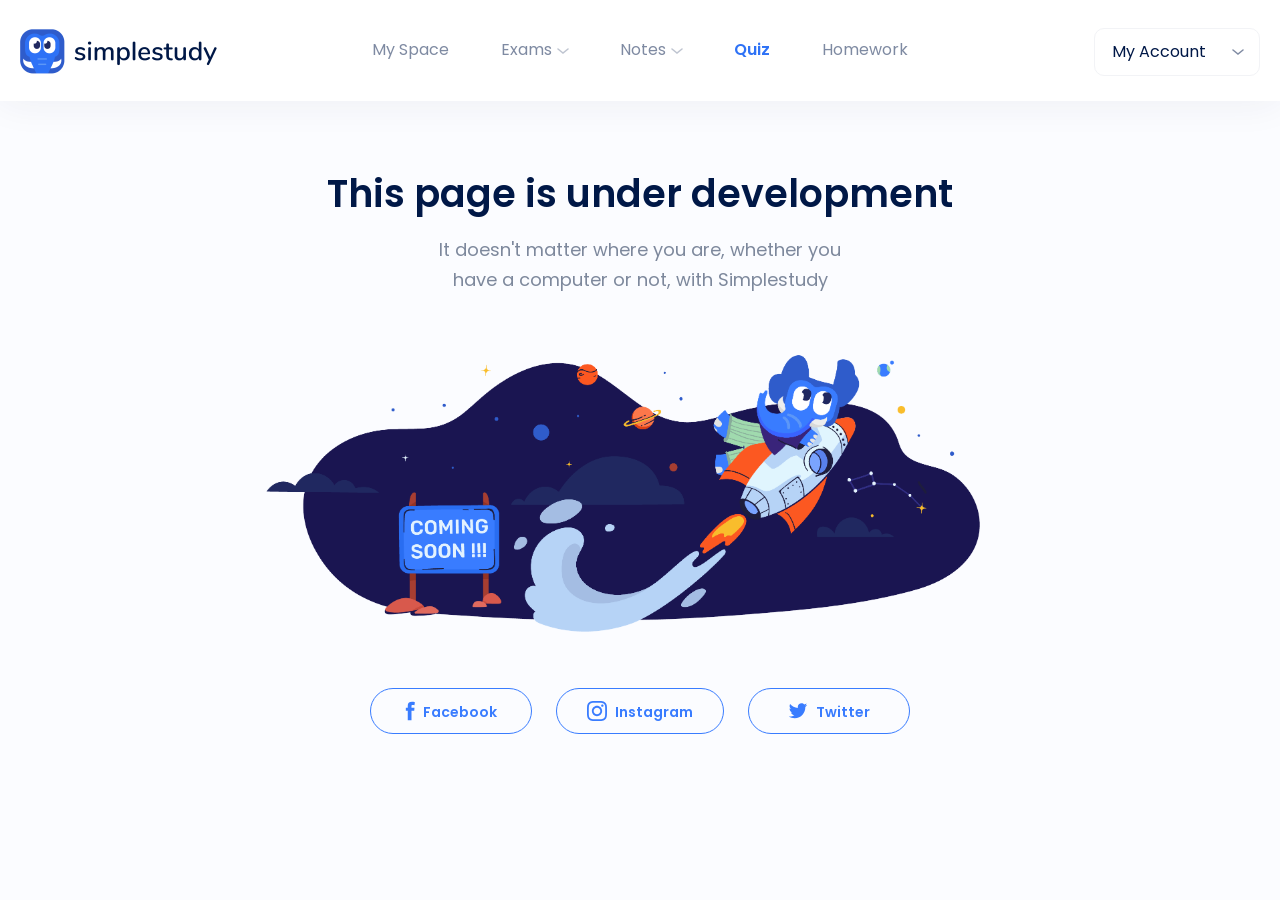
<file: index.html>
<!DOCTYPE html><html><head>	<title>Quiz</title>    <meta charset="UTF-8">    <meta name="viewport" content="width=device-width, initial-scale=1.0">  <script src="https://code.jquery.com/jquery-3.5.1.min.js" integrity="sha256-9/aliU8dGd2tb6OSsuzixeV4y/faTqgFtohetphbbj0=" crossorigin="anonymous"></script>  <link rel="stylesheet" href="css/quiz_page1.css"></head><body><div class="navbar">	<div class="wrapper">		<div class="placeforlogo">			<a href=""><img src="img/logo.png" alt=""></a>			<div class="lines">				<div class="line"></div>				<div class="line"></div>			</div>		</div>		<div class="formenu_phone">			<div class="center_links">				<ul>					<li>						<a href="" class="link">My Space</a>					</li>					<li class="dropdown_quiz">						<a href="" class="link">Exams <img src="img/arrow_dwn.svg" alt=""></a>						<div class="sub_navbar">							<ul>								<li><a href="">Past Papers</a></li>								<li><a href="">Timed practice</a></li>								<li><a href="">Exam Builder</a></li>							</ul>						</div>					</li>					<li class="dropdown_quiz">						<a href="" class="link">Notes <img src="img/arrow_dwn.svg" alt=""></a>						<div class="sub_navbar">							<ul>								<li><a href="">Study Notes</a></li>								<li><a href="">Essay Bank</a></li>								<li><a href="">Mindmaps</a></li>							</ul>						</div>					</li>					<li>						<a href="" class="activea link">Quiz</a>					</li>					<li>						<a href="" class="link">Homework</a>					</li>				</ul>			</div>			<div class="right_link">				<ul>					<li id="options_active">						<a href="" class="btn">My Account <img src="img/arrow_dwn.svg" alt=""></a>						<div class="myacc_options">							<ul>								<li><a href="">link 1</a></li>								<li><a href="">Settings</a></li>								<li><a href="">Log out</a></li>							</ul>						</div>					</li>				</ul>			</div>		</div>	</div></div><div class="quiz_s1">	<div class="wrapper">		<h1>This page is under development</h1>		<p>It doesn't matter where you are, whether you have a computer or not, with Simplestudy</p>		<img src="img/quiz_img1.png" class="quiz_img1" alt="">		<ul>			<li><a href="">				<svg width="10" height="20" viewBox="0 0 10 20" fill="none" xmlns="http://www.w3.org/2000/svg">				<path fill-rule="evenodd" clip-rule="evenodd" d="M9.42984 4.13215C8.9104 4.02826 8.20884 3.95065 7.76762 3.95065C6.57291 3.95065 6.4953 4.47009 6.4953 5.30121V6.78071H9.48179L9.22146 9.84543H6.4953V19.1673H2.75592V9.84543H0.833984V6.78071H2.75592V4.88504C2.75592 2.28843 3.97631 0.833984 7.04041 0.833984C8.10496 0.833984 8.88412 0.989818 9.89673 1.1976L9.42984 4.13215Z" class="blue"/>				</svg>				Facebook			</a></li>			<li><a href="">				<svg width="20" height="20" viewBox="0 0 20 20" fill="none" xmlns="http://www.w3.org/2000/svg">				<path d="M10 1.80179C12.6701 1.80179 12.9864 1.81199 14.0408 1.8601C15.0158 1.90456 15.5453 2.06747 15.8977 2.20442C16.3645 2.38582 16.6976 2.60252 17.0475 2.95243C17.3975 3.30238 17.6142 3.6355 17.7956 4.10227C17.9325 4.45464 18.0954 4.98413 18.1399 5.95912C18.188 7.01357 18.1982 7.32986 18.1982 9.99994C18.1982 12.6701 18.188 12.9863 18.1399 14.0408C18.0954 15.0158 17.9325 15.5453 17.7956 15.8976C17.6142 16.3644 17.3975 16.6975 17.0475 17.0474C16.6976 17.3974 16.3645 17.6141 15.8977 17.7955C15.5453 17.9324 15.0158 18.0954 14.0408 18.1398C12.9865 18.1879 12.6703 18.1981 10 18.1981C7.32969 18.1981 7.01348 18.1879 5.95914 18.1398C4.98415 18.0954 4.45466 17.9324 4.10228 17.7955C3.63551 17.6141 3.30239 17.3974 2.95248 17.0474C2.60257 16.6975 2.38583 16.3644 2.20442 15.8976C2.06748 15.5453 1.90457 15.0158 1.86011 14.0408C1.812 12.9863 1.8018 12.6701 1.8018 9.99994C1.8018 7.32986 1.812 7.01357 1.86011 5.95912C1.90457 4.98413 2.06748 4.45464 2.20442 4.10227C2.38583 3.6355 2.60253 3.30238 2.95248 2.95247C3.30239 2.60252 3.63551 2.38582 4.10228 2.20442C4.45466 2.06747 4.98415 1.90456 5.95914 1.8601C7.0136 1.81199 7.32989 1.80179 10 1.80179ZM10 0C7.28416 0 6.94361 0.0115115 5.87701 0.0601775C4.81263 0.108724 4.08569 0.277785 3.44962 0.524965C2.79203 0.780521 2.23435 1.12245 1.67839 1.67838C1.12246 2.23435 0.780523 2.79202 0.525006 3.44961C0.277786 4.08568 0.108725 4.81261 0.0601777 5.87699C0.0115116 6.94359 0 7.28413 0 9.99994C0 12.7158 0.0115116 13.0563 0.0601777 14.1229C0.108725 15.1873 0.277786 15.9142 0.525006 16.5503C0.780523 17.2079 1.12246 17.7656 1.67839 18.3215C2.23435 18.8775 2.79203 19.2194 3.44962 19.4749C4.08569 19.7221 4.81263 19.8912 5.87701 19.9397C6.94361 19.9884 7.28416 19.9999 10 19.9999C12.7158 19.9999 13.0564 19.9884 14.123 19.9397C15.1874 19.8912 15.9143 19.7221 16.5504 19.4749C17.208 19.2194 17.7656 18.8775 18.3216 18.3215C18.8775 17.7656 19.2195 17.2079 19.475 16.5503C19.7222 15.9142 19.8913 15.1873 19.9398 14.1229C19.9885 13.0563 20 12.7158 20 9.99994C20 7.28413 19.9885 6.94359 19.9398 5.87699C19.8913 4.81261 19.7222 4.08568 19.475 3.44961C19.2195 2.79202 18.8775 2.23435 18.3216 1.67838C17.7656 1.12245 17.208 0.780521 16.5504 0.524965C15.9143 0.277785 15.1874 0.108724 14.123 0.0601775C13.0564 0.0115115 12.7158 0 10 0Z" class="blue"/>				<path d="M10.0043 4.86914C7.1682 4.86914 4.86914 7.16819 4.86914 10.0042C4.86914 12.8403 7.1682 15.1394 10.0043 15.1394C12.8403 15.1394 15.1394 12.8403 15.1394 10.0042C15.1394 7.16819 12.8403 4.86914 10.0043 4.86914ZM10.0043 13.3376C8.16331 13.3376 6.67094 11.8452 6.67094 10.0042C6.67094 8.1633 8.16331 6.67093 10.0043 6.67093C11.8452 6.67093 13.3376 8.1633 13.3376 10.0042C13.3376 11.8452 11.8452 13.3376 10.0043 13.3376Z" class="blue"/>				<path d="M16.5445 4.66389C16.5445 5.32659 16.0073 5.86387 15.3445 5.86387C14.6818 5.86387 14.1445 5.32659 14.1445 4.66389C14.1445 4.00114 14.6818 3.46387 15.3445 3.46387C16.0073 3.46387 16.5445 4.00114 16.5445 4.66389Z" class="blue"/>				</svg>				Instagram			</a></li>			<li><a href="">				<svg width="20" height="16" viewBox="0 0 20 16" fill="none" xmlns="http://www.w3.org/2000/svg">				<path fill-rule="evenodd" clip-rule="evenodd" d="M19.1693 2.1073C18.4953 2.40672 17.7699 2.60837 17.0091 2.69942C17.7858 2.23379 18.3822 1.49684 18.6627 0.61873C17.9367 1.05015 17.1307 1.3624 16.2746 1.53167C15.5884 0.800831 14.6101 0.34375 13.5291 0.34375C11.4521 0.34375 9.76795 2.02786 9.76795 4.10489C9.76795 4.39942 9.80156 4.68663 9.86572 4.96222C6.73949 4.80578 3.96828 3.30805 2.11307 1.03243C1.78921 1.58789 1.60405 2.2338 1.60405 2.92308C1.60405 4.22772 2.26706 5.37897 3.27716 6.0536C2.65998 6.03404 2.08069 5.86477 1.57289 5.58307V5.63012C1.57289 7.45294 2.87019 8.97268 4.58974 9.31915C4.27443 9.4047 3.94201 9.45115 3.5992 9.45115C3.3566 9.45115 3.12073 9.42731 2.89097 9.38331C3.36943 10.8774 4.75901 11.9651 6.40462 11.9956C5.11771 13.0039 3.49593 13.6058 1.7336 13.6058C1.42929 13.6058 1.12986 13.5881 0.835938 13.5526C2.50049 14.6196 4.4773 15.2429 6.60139 15.2429C13.5193 15.2429 17.3025 9.51163 17.3025 4.5418C17.3025 4.37864 17.2994 4.21611 17.2915 4.05539C18.0272 3.52376 18.6651 2.86136 19.1693 2.1073Z" class="blue"/>				</svg>				Twitter			</a></li>		</ul>	</div></div><script src="js/main.js"></script></body></html>
</file>
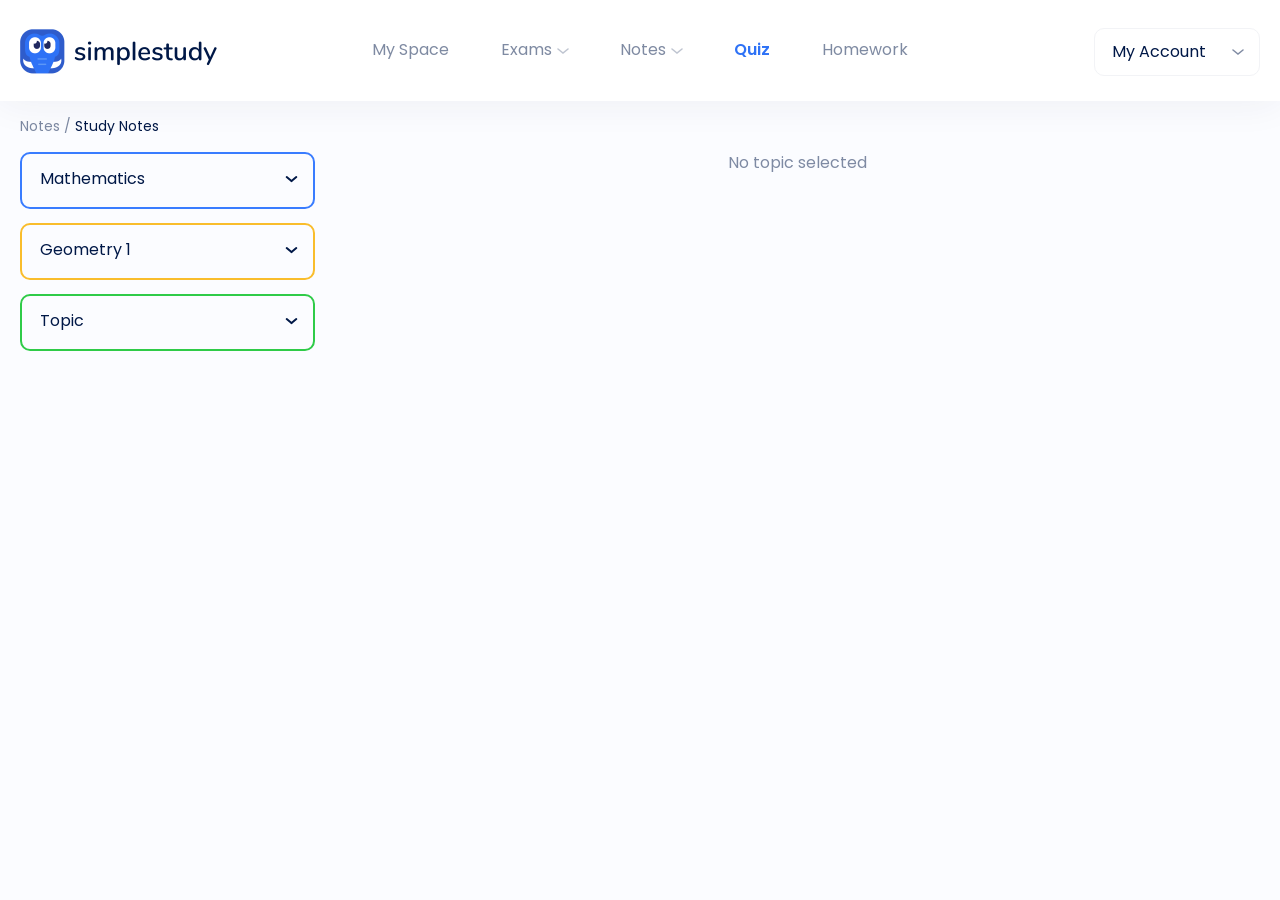
<file: notes_p1.html>
<!DOCTYPE html><html><head>	<title>Notes</title>    <meta charset="UTF-8">    <meta name="viewport" content="width=device-width, initial-scale=1.0">  <script src="https://code.jquery.com/jquery-3.5.1.min.js" integrity="sha256-9/aliU8dGd2tb6OSsuzixeV4y/faTqgFtohetphbbj0=" crossorigin="anonymous"></script>  <link rel="stylesheet" href="css/notes_p1.css"></head><body><div class="navbar">	<div class="wrapper">		<div class="placeforlogo">			<a href=""><img src="img/logo.png" alt=""></a>			<div class="lines">				<div class="line"></div>				<div class="line"></div>			</div>		</div>		<div class="formenu_phone">			<div class="center_links">				<ul>					<li>						<a href="" class="link">My Space</a>					</li>					<li class="dropdown_quiz">						<a href="" class="link">Exams <img src="img/arrow_dwn.svg" alt=""></a>						<div class="sub_navbar">							<ul>								<li><a href="">Past Papers</a></li>								<li><a href="">Timed practice</a></li>								<li><a href="">Exam Builder</a></li>							</ul>						</div>					</li>					<li class="dropdown_quiz">						<a href="" class="link">Notes <img src="img/arrow_dwn.svg" alt=""></a>						<div class="sub_navbar">							<ul>								<li><a href="">Study Notes</a></li>								<li><a href="">Essay Bank</a></li>								<li><a href="">Mindmaps</a></li>							</ul>						</div>					</li>					<li>						<a href="" class="activea link">Quiz</a>					</li>					<li>						<a href="" class="link">Homework</a>					</li>				</ul>			</div>			<div class="right_link">				<ul>					<li id="options_active">						<a href="" class="btn">My Account <img src="img/arrow_dwn.svg" alt=""></a>						<div class="myacc_options">							<ul>								<li><a href="">link 1</a></li>								<li><a href="">Settings</a></li>								<li><a href="">Log out</a></li>							</ul>						</div>					</li>				</ul>			</div>		</div>	</div></div><div class="notes_sec1">	<div class="wrapper">		<p class="links"><a href="">Notes /</a> Study Notes</p>		<div class="work_space">			<div class="l">				<div class="option">					<h3>						Mathematics <span class="no">1</span>						<span class="rightline">							<span class="line"></span>							<span class="line"></span>						</span>					</h3>					<div class="inside">						<div class="inside_wrapper_phone">							<a href="" class="xicon"><img src="img/x_color.svg" alt=""></a>							<h2 class="title_phone">Mathematics <span>1</span></h2>							<div class="inside_wrapper">								<div class="op">									<div class="placeforimg">										<img src="img/notes_p1_img1.png" alt="">									</div>									<h2>Basic concepts</h2>									<p>Higher (15)</p>									<svg width="23" height="23" viewBox="0 0 23 23" fill="none" xmlns="http://www.w3.org/2000/svg">									<path d="M11.5 20.125C16.2635 20.125 20.125 16.2635 20.125 11.5C20.125 6.73654 16.2635 2.875 11.5 2.875C6.73654 2.875 2.875 6.73654 2.875 11.5C2.875 16.2635 6.73654 20.125 11.5 20.125Z" class="greenc" stroke-width="1.5" stroke-linecap="round" stroke-linejoin="round"/>									<path d="M8.625 11.4997L10.5417 13.4163L14.375 9.58301" class="greenc" stroke-width="1.5" stroke-linecap="round" stroke-linejoin="round"/>									</svg>								</div>							</div>							<div class="selectedbtn">								<a href="">Choose a Topic</a>							</div>						</div>					</div>				</div>				<div class="option yellow_border">					<h3>						Geometry 1 <span class="no">1</span>						<span class="rightline">							<span class="line"></span>							<span class="line"></span>						</span>					</h3>					<div class="inside">						<div class="inside_wrapper_phone">							<a href="" class="xicon"><img src="img/x_color.svg" alt=""></a>							<h2 class="title_phone">Geometry 1 <span>1</span></h2>							<div class="inside_wrapper">								<div class="op">									<div class="placeforimg">										<img src="img/notes_p1_img1.png" alt="">									</div>									<h2>Basic concepts</h2>									<p>Higher (15)</p>									<svg width="23" height="23" viewBox="0 0 23 23" fill="none" xmlns="http://www.w3.org/2000/svg">									<path d="M11.5 20.125C16.2635 20.125 20.125 16.2635 20.125 11.5C20.125 6.73654 16.2635 2.875 11.5 2.875C6.73654 2.875 2.875 6.73654 2.875 11.5C2.875 16.2635 6.73654 20.125 11.5 20.125Z" class="greenc" stroke-width="1.5" stroke-linecap="round" stroke-linejoin="round"/>									<path d="M8.625 11.4997L10.5417 13.4163L14.375 9.58301" class="greenc" stroke-width="1.5" stroke-linecap="round" stroke-linejoin="round"/>									</svg>								</div>							</div>							<div class="selectedbtn">								<a href="">Choose a Topic</a>							</div>						</div>					</div>				</div>				<!-- option_active -->				<div class="option green_border ">					<h3>						Topic <span class="no">6</span>						<span class="rightline">							<span class="line"></span>							<span class="line"></span>						</span>					</h3>					<div class="inside">						<div class="inside_wrapper_phone">							<a href="" class="xicon"><img src="img/x_color.svg" alt=""></a>							<h2 class="title_phone">Topic <span>10</span></h2>							<div class="inside_wrapper">								<div class="op">									<div class="placeforimg">										<img src="img/notes_p1_img1.png" alt="">									</div>									<h2>Basic concepts</h2>									<p>Higher (15)</p>									<svg width="23" height="23" viewBox="0 0 23 23" fill="none" xmlns="http://www.w3.org/2000/svg">									<path d="M11.5 20.125C16.2635 20.125 20.125 16.2635 20.125 11.5C20.125 6.73654 16.2635 2.875 11.5 2.875C6.73654 2.875 2.875 6.73654 2.875 11.5C2.875 16.2635 6.73654 20.125 11.5 20.125Z" class="greenc" stroke-width="1.5" stroke-linecap="round" stroke-linejoin="round"/>									<path d="M8.625 11.4997L10.5417 13.4163L14.375 9.58301" class="greenc" stroke-width="1.5" stroke-linecap="round" stroke-linejoin="round"/>									</svg>								</div>								<div class="op">									<div class="placeforimg">										<img src="img/notes_p1_img2.png" alt="">									</div>									<h2>Angles</h2>									<p>Higher (34)</p>									<svg width="23" height="23" viewBox="0 0 23 23" fill="none" xmlns="http://www.w3.org/2000/svg">									<path d="M11.5 20.125C16.2635 20.125 20.125 16.2635 20.125 11.5C20.125 6.73654 16.2635 2.875 11.5 2.875C6.73654 2.875 2.875 6.73654 2.875 11.5C2.875 16.2635 6.73654 20.125 11.5 20.125Z" class="greenc" stroke-width="1.5" stroke-linecap="round" stroke-linejoin="round"/>									<path d="M8.625 11.4997L10.5417 13.4163L14.375 9.58301" class="greenc" stroke-width="1.5" stroke-linecap="round" stroke-linejoin="round"/>									</svg>								</div>								<div class="op">									<div class="placeforimg">										<img src="img/notes_p1_img3.png" alt="">									</div>									<h2>Circles</h2>									<p>Higher (23)</p>									<svg width="23" height="23" viewBox="0 0 23 23" fill="none" xmlns="http://www.w3.org/2000/svg">									<path d="M11.5 20.125C16.2635 20.125 20.125 16.2635 20.125 11.5C20.125 6.73654 16.2635 2.875 11.5 2.875C6.73654 2.875 2.875 6.73654 2.875 11.5C2.875 16.2635 6.73654 20.125 11.5 20.125Z" class="greenc" stroke-width="1.5" stroke-linecap="round" stroke-linejoin="round"/>									<path d="M8.625 11.4997L10.5417 13.4163L14.375 9.58301" class="greenc" stroke-width="1.5" stroke-linecap="round" stroke-linejoin="round"/>									</svg>								</div>								<div class="op">									<div class="placeforimg">										<img src="img/notes_p1_img4.png" alt="">									</div>									<h2>Properties, Rules...</h2>									<p>Higher (12)</p>									<svg width="23" height="23" viewBox="0 0 23 23" fill="none" xmlns="http://www.w3.org/2000/svg">									<path d="M11.5 20.125C16.2635 20.125 20.125 16.2635 20.125 11.5C20.125 6.73654 16.2635 2.875 11.5 2.875C6.73654 2.875 2.875 6.73654 2.875 11.5C2.875 16.2635 6.73654 20.125 11.5 20.125Z" class="greenc" stroke-width="1.5" stroke-linecap="round" stroke-linejoin="round"/>									<path d="M8.625 11.4997L10.5417 13.4163L14.375 9.58301" class="greenc" stroke-width="1.5" stroke-linecap="round" stroke-linejoin="round"/>									</svg>								</div>								<div class="op">									<div class="placeforimg">										<img src="img/notes_p1_img5.png" alt="">									</div>									<h2>Triangles</h2>									<p>Higher (35)</p>									<svg width="23" height="23" viewBox="0 0 23 23" fill="none" xmlns="http://www.w3.org/2000/svg">									<path d="M11.5 20.125C16.2635 20.125 20.125 16.2635 20.125 11.5C20.125 6.73654 16.2635 2.875 11.5 2.875C6.73654 2.875 2.875 6.73654 2.875 11.5C2.875 16.2635 6.73654 20.125 11.5 20.125Z" class="greenc" stroke-width="1.5" stroke-linecap="round" stroke-linejoin="round"/>									<path d="M8.625 11.4997L10.5417 13.4163L14.375 9.58301" class="greenc" stroke-width="1.5" stroke-linecap="round" stroke-linejoin="round"/>									</svg>								</div>								<div class="op">									<div class="placeforimg">										<img src="img/notes_p1_img6.png" alt="">									</div>									<h2>Triangles</h2>									<p>Higher (35)</p>									<svg width="23" height="23" viewBox="0 0 23 23" fill="none" xmlns="http://www.w3.org/2000/svg">									<path d="M11.5 20.125C16.2635 20.125 20.125 16.2635 20.125 11.5C20.125 6.73654 16.2635 2.875 11.5 2.875C6.73654 2.875 2.875 6.73654 2.875 11.5C2.875 16.2635 6.73654 20.125 11.5 20.125Z" class="greenc" stroke-width="1.5" stroke-linecap="round" stroke-linejoin="round"/>									<path d="M8.625 11.4997L10.5417 13.4163L14.375 9.58301" class="greenc" stroke-width="1.5" stroke-linecap="round" stroke-linejoin="round"/>									</svg>								</div>							</div>							<div class="selectedbtn">								<a href="">Choose a Topic</a>							</div>						</div>					</div>				</div>			</div>			<div class="r">				<p class="notopisselected">No topic selected</p>				<div class="right_content">					<div class="title">						<h1>Properties, Rules or theorems and angles</h1>						<div class="buttons">							<a href="" class="bluebtn"><img src="img/notes_p1_scheme.svg" alt="">Marking Scheme</a>							<a href="" class="yellowbtn"><img src="img/notes_p1_play.svg" alt="">Start test</a>						</div>					</div>					<div class="content_wrapper">						<div class="content">							<h2>Properties, Rules or theorems of Angles and Lines:</h2>							<p><span class="dot">•</span>  Given two intersecting lines <span class="greenp">vertically opposite angles</span> are angles that have the same vertex and are not adjacent to each other (look for X)</p>							<p><b>Theorem 1:</b> Vertically zopposite angles are equal in measure</p>							<img src="img/notes_p1_cont1.png" alt="">							<p><span class="dot">•</span>  A line that cuts two or more lines (usually parallel) is a  <span class="greenp">transversal</span></p>							<p><span class="dot">•</span>  <span class="greenp">Alternate angles</span> are on opposite sides of the transversal that cuts two lines but are between the two lines (look for Z)</p>							<p><b>Theorem 3:</b> If transversal makes equal alternate angles on two lines then the lines are parallel (and converse)</p>							<img src="img/notes_p1_cont2.png" alt="">							<p><span class="dot">•</span>  The <span class="greenp">converse</span> of a theorem is formed by swapping hypothesis and conclusion and may or may not be true</p>							<p><span class="dot">•</span>  Corresponding angles are on the same side of the transversal that Cuts two lines. One angle is between the lines, the other outside the lines (F shape)</p>							<br><br><br>							<p>Lorem ipsum, dolor sit amet consectetur adipisicing elit. Voluptatem modi magnam dignissimos enim sed culpa placeat nostrum accusantium.</p>							<p>Lorem ipsum, dolor sit amet consectetur adipisicing elit. Voluptatem modi magnam dignissimos enim sed culpa placeat nostrum accusantium.</p>							<p>Excepturi porro mollitia tempora quibusdam, sunt recusandae inventore unde in. Veniam id ducimus distinctio rem quod illum autem eum nostrum nihil provident.</p>							<p>Excepturi porro mollitia tempora quibusdam, sunt recusandae inventore unde in. Veniam id ducimus distinctio rem quod illum autem eum nostrum nihil provident.</p>							<p>Lorem ipsum, dolor sit amet consectetur adipisicing elit. Voluptatem modi magnam dignissimos enim sed culpa placeat nostrum accusantium.</p>							<p>Lorem ipsum, dolor sit amet consectetur adipisicing elit. Voluptatem modi magnam dignissimos enim sed culpa placeat nostrum accusantium.</p>							<p>Excepturi porro mollitia tempora quibusdam, sunt recusandae inventore unde in. Veniam id ducimus distinctio rem quod illum autem eum nostrum nihil provident.</p>							<p>Excepturi porro mollitia tempora quibusdam, sunt recusandae inventore unde in. Veniam id ducimus distinctio rem quod illum autem eum nostrum nihil provident.</p>							<p>Lorem ipsum, dolor sit amet consectetur adipisicing elit. Voluptatem modi magnam dignissimos enim sed culpa placeat nostrum accusantium.</p>							<p>Lorem ipsum, dolor sit amet consectetur adipisicing elit. Voluptatem modi magnam dignissimos enim sed culpa placeat nostrum accusantium.</p>							<p>Excepturi porro mollitia tempora quibusdam, sunt recusandae inventore unde in. Veniam id ducimus distinctio rem quod illum autem eum nostrum nihil provident.</p>							<p>Excepturi porro mollitia tempora quibusdam, sunt recusandae inventore unde in. Veniam id ducimus distinctio rem quod illum autem eum nostrum nihil provident.</p>						</div>					</div>				</div>			</div>		</div>	</div></div><script src="js/main.js"></script></body></html>
</file>
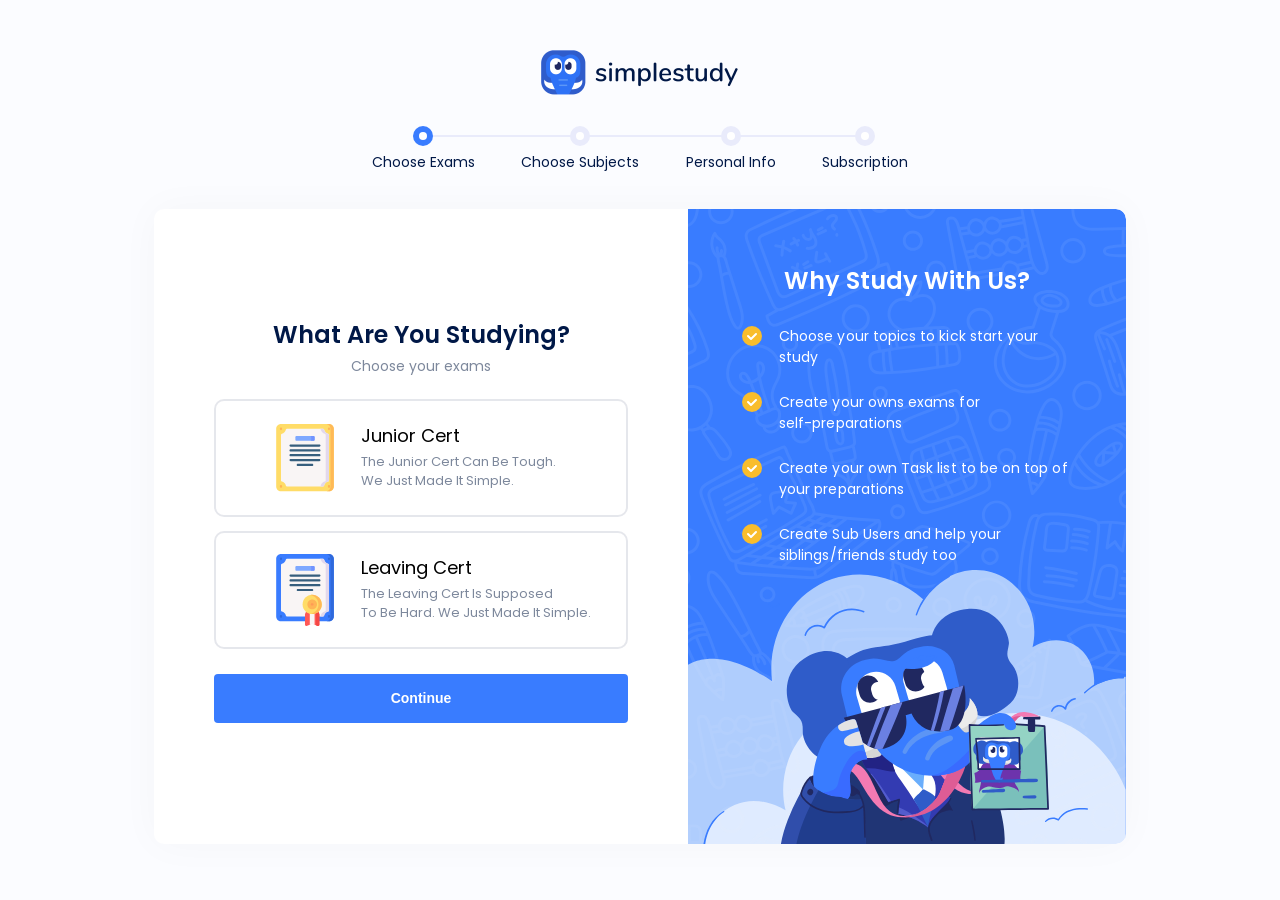
<file: sign_up_step1.html>
<!DOCTYPE html><html><head>	<title>Sign up</title>    <meta charset="UTF-8">    <meta name="viewport" content="width=device-width, initial-scale=1.0">  <script src="https://code.jquery.com/jquery-3.5.1.min.js" integrity="sha256-9/aliU8dGd2tb6OSsuzixeV4y/faTqgFtohetphbbj0=" crossorigin="anonymous"></script>  <link rel="stylesheet" href="css/sign_up_step1.css"></head><body><div class="sign_up_navbar">	<div class="wrapper">		<img src="img/logo.png" alt="">		<div class="complited_line">			<div class="step active_step">				<div class="circle"></div>				<p><span>Choose</span> Exams</p>			</div>			<div class="step">				<div class="circle"></div>				<p><span>Choose</span> Subjects</p>			</div>			<div class="step">				<div class="circle"></div>				<p><span>Personal</span> Info</p>			</div>			<div class="step">				<div class="circle"></div>				<p>Subscription</p>			</div>		</div>	</div></div><div class="sign_up_step1">	<div class="wrapper">		<div class="content_area">			<h2>What Are You Studying?</h2>			<p>Choose your exams</p>						<form action="">				<div class="customradiobtns">					<label class="container">					  <input type="radio" name="radio" required>					  <div class="box">					  	<img src="img/sign_up_step1_img1.svg" alt="">					  	<h3>Junior Cert</h3>					  	<p>The Junior Cert Can Be Tough. <br>We Just Made It Simple.</p>					  </div>					</label>					<label class="container">					  <input type="radio" name="radio">					  <div class="box">					  	<img src="img/sign_up_step1_img2.svg" alt="">					  	<h3>Leaving Cert</h3>					  	<p>The Leaving Cert Is Supposed <br>To Be Hard. We Just Made It Simple.</p>					  </div>					</label>				</div>				<div class="blue_btn">					<button>Continue</button>				</div>			</form>			<div class="right_side_step1">				<h2>Why Study With Us?</h2>				<ul>					<li>						<img src="img/yellow_check.svg" alt="">						Choose your topics to kick start your study					</li>					<li>						<img src="img/yellow_check.svg" alt="">						Create your owns exams for <br>self-preparations					</li>					<li>						<img src="img/yellow_check.svg" alt="">						Create your own Task list to be on top of your preparations					</li>					<li>						<img src="img/yellow_check.svg" alt="">						Create Sub Users and help your siblings/friends study too					</li>				</ul>			</div>		</div>	</div></div><script src="js/main.js"></script></body></html>
</file>
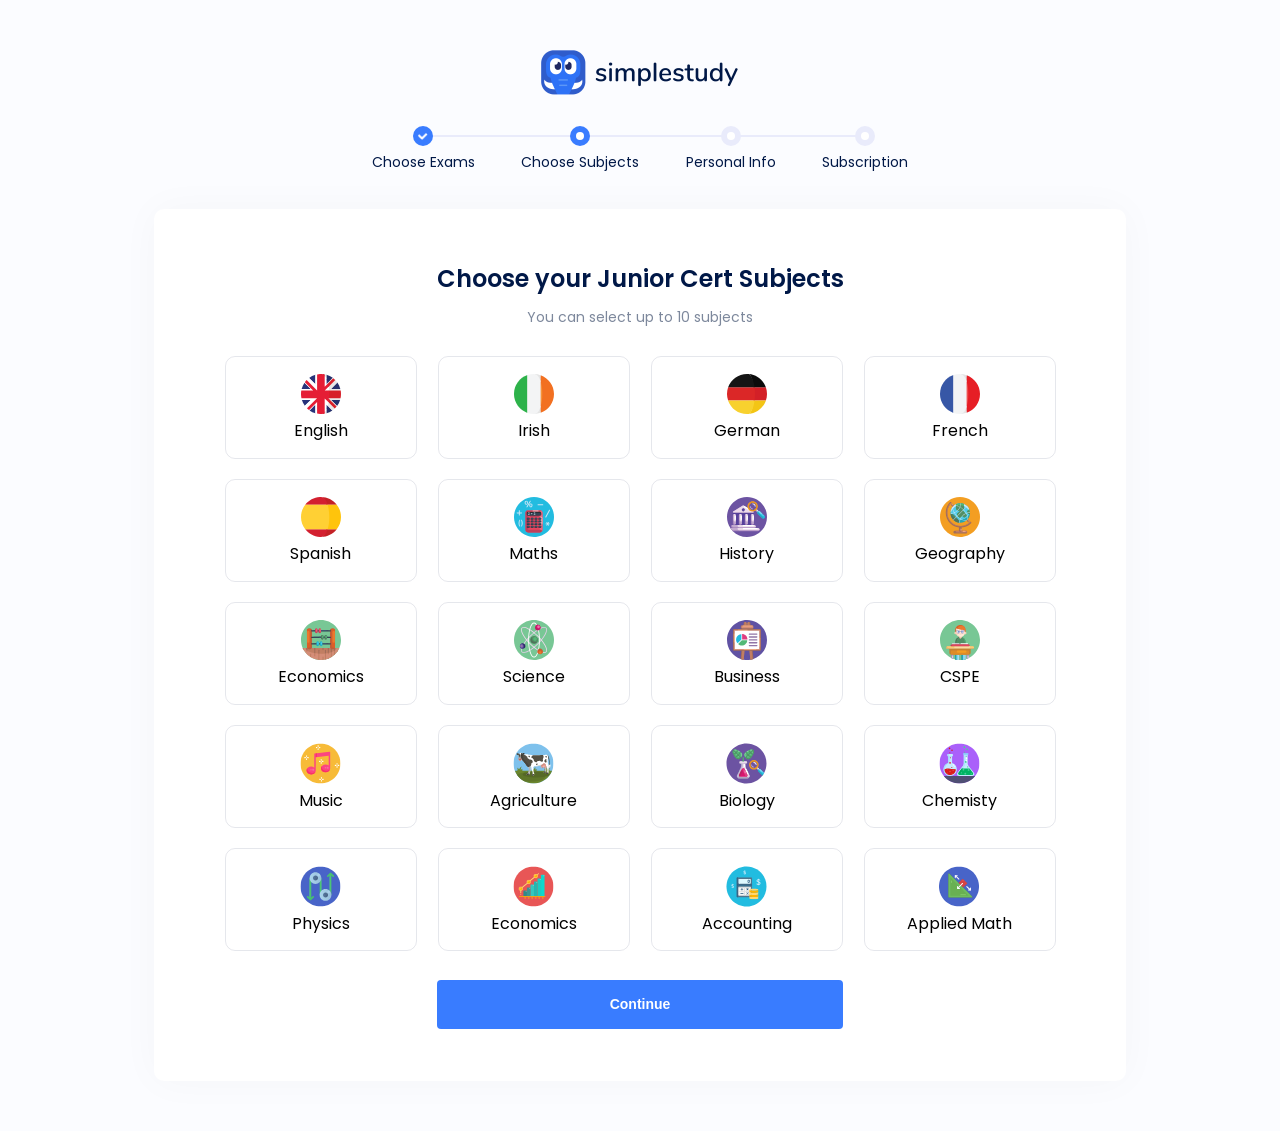
<file: sign_up_step2.html>
<!DOCTYPE html><html><head>	<title>Sign up</title>    <meta charset="UTF-8">    <meta name="viewport" content="width=device-width, initial-scale=1.0">  <script src="https://code.jquery.com/jquery-3.5.1.min.js" integrity="sha256-9/aliU8dGd2tb6OSsuzixeV4y/faTqgFtohetphbbj0=" crossorigin="anonymous"></script>  <link rel="stylesheet" href="css/sign_up_step2.css"></head><body><div class="sign_up_navbar">	<div class="wrapper">		<img src="img/logo.png" alt="">		<div class="complited_line">			<div class="step finished_step">				<div class="circle"></div>				<p><span>Choose</span> Exams</p>			</div>			<div class="step active_step">				<div class="circle"></div>				<p><span>Choose</span> Subjects</p>			</div>			<div class="step">				<div class="circle"></div>				<p><span>Personal</span> Info</p>			</div>			<div class="step">				<div class="circle"></div>				<p>Subscription</p>			</div>		</div>	</div></div><div class="sign_up_step2">	<div class="wrapper">		<div class="content_area">			<h2>Choose your Junior Cert Subjects</h2>			<p>You can select up to 10 subjects</p>			<form action="">				<div class="checkboxes">					<div class="customcheck">						<label class="container">							<img src="img/fl_1.svg" alt="">							English						  <input type="checkbox">						  <span class="checkmark"></span>						</label>					</div>					<div class="customcheck">						<label class="container">							<img src="img/fl_2.svg" alt="">							Irish						  <input type="checkbox">						  <span class="checkmark"></span>						</label>					</div>					<div class="customcheck">						<label class="container">							<img src="img/fl_3.svg" alt="">							German						  <input type="checkbox">						  <span class="checkmark"></span>						</label>					</div>					<div class="customcheck">						<label class="container">							<img src="img/fl_4.svg" alt="">							French						  <input type="checkbox">						  <span class="checkmark"></span>						</label>					</div>					<div class="customcheck">						<label class="container">							<img src="img/fl_5.svg" alt="">							Spanish						  <input type="checkbox">						  <span class="checkmark"></span>						</label>					</div>					<div class="customcheck">						<label class="container">							<img src="img/fl_6.svg" alt="">							Maths						  <input type="checkbox">						  <span class="checkmark"></span>						</label>					</div>					<div class="customcheck">						<label class="container">							<img src="img/fl_7.svg" alt="">							History						  <input type="checkbox">						  <span class="checkmark"></span>						</label>					</div>					<div class="customcheck">						<label class="container">							<img src="img/fl_8.svg" alt="">							Geography						  <input type="checkbox">						  <span class="checkmark"></span>						</label>					</div>					<div class="customcheck">						<label class="container">							<img src="img/fl_9.svg" alt="">							Economics						  <input type="checkbox">						  <span class="checkmark"></span>						</label>					</div>					<div class="customcheck">						<label class="container">							<img src="img/fl_10.svg" alt="">							Science						  <input type="checkbox">						  <span class="checkmark"></span>						</label>					</div>					<div class="customcheck">						<label class="container">							<img src="img/fl_11.svg" alt="">							Business						  <input type="checkbox">						  <span class="checkmark"></span>						</label>					</div>					<div class="customcheck">						<label class="container">							<img src="img/fl_12.svg" alt="">							CSPE						  <input type="checkbox">						  <span class="checkmark"></span>						</label>					</div>					<div class="customcheck">						<label class="container">							<img src="img/fl_13.svg" alt="">							Music						  <input type="checkbox">						  <span class="checkmark"></span>						</label>					</div>					<div class="customcheck">						<label class="container">							<img src="img/fl_14.svg" alt="">							Agriculture						  <input type="checkbox">						  <span class="checkmark"></span>						</label>					</div>					<div class="customcheck">						<label class="container">							<img src="img/fl_15.svg" alt="">							Biology						  <input type="checkbox">						  <span class="checkmark"></span>						</label>					</div>					<div class="customcheck">						<label class="container">							<img src="img/fl_16.svg" alt="">							Chemisty						  <input type="checkbox">						  <span class="checkmark"></span>						</label>					</div>					<div class="customcheck">						<label class="container">							<img src="img/fl_17.svg" alt="">							Physics						  <input type="checkbox">						  <span class="checkmark"></span>						</label>					</div>					<div class="customcheck">						<label class="container">							<img src="img/fl_18.svg" alt="">							Economics						  <input type="checkbox">						  <span class="checkmark"></span>						</label>					</div>					<div class="customcheck">						<label class="container">							<img src="img/fl_19.svg" alt="">							Accounting						  <input type="checkbox">						  <span class="checkmark"></span>						</label>					</div>					<div class="customcheck">						<label class="container">							<img src="img/fl_20.svg" alt="">							Applied Math						  <input type="checkbox">						  <span class="checkmark"></span>						</label>					</div>				</div>				<button>					Continue				</button>			</form>		</div>	</div></div><script src="js/main.js"></script></body></html>
</file>
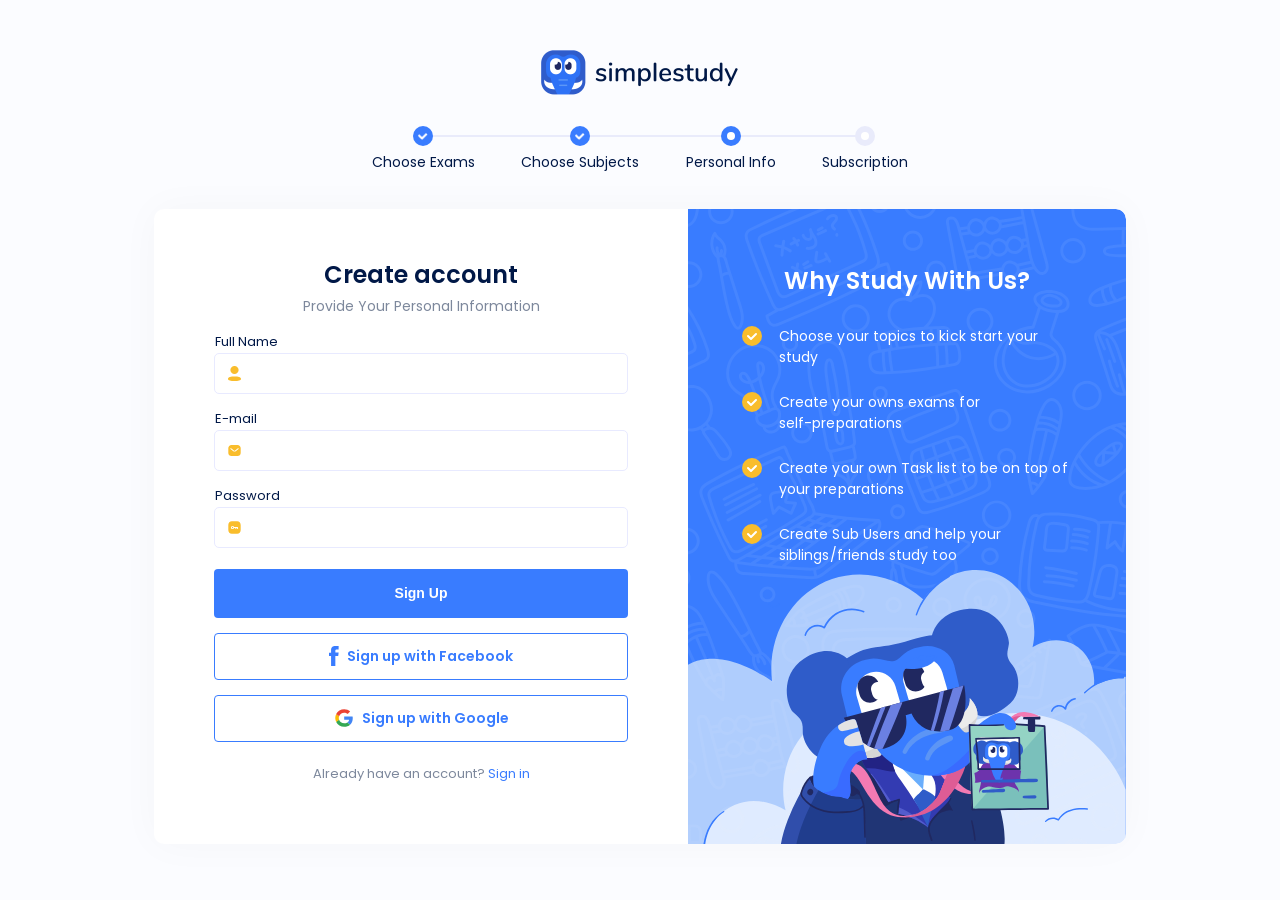
<file: sign_up_step3.html>
<!DOCTYPE html><html><head>	<title>Sign up</title>    <meta charset="UTF-8">    <meta name="viewport" content="width=device-width, initial-scale=1.0">  <script src="https://code.jquery.com/jquery-3.5.1.min.js" integrity="sha256-9/aliU8dGd2tb6OSsuzixeV4y/faTqgFtohetphbbj0=" crossorigin="anonymous"></script>  <link rel="stylesheet" href="css/sign_up_step3.css"></head><body><div class="sign_up_navbar">	<div class="wrapper">		<img src="img/logo.png" alt="">		<div class="complited_line">			<div class="step finished_step">				<div class="circle"></div>				<p><span>Choose</span> Exams</p>			</div>			<div class="step finished_step">				<div class="circle"></div>				<p><span>Choose</span> Subjects</p>			</div>			<div class="step active_step">				<div class="circle"></div>				<p><span>Personal</span> Info</p>			</div>			<div class="step">				<div class="circle"></div>				<p>Subscription</p>			</div>		</div>	</div></div><div class="sign_up_step3">	<div class="wrapper">		<div class="content_area">			<h2>Create account</h2>			<p>Provide Your Personal Information</p>						<form action="">				<div class="inputarea">					<p>Full Name</p>					<input type="text" class="fullnamebg" required>				</div>				<div class="inputarea">					<p>E-mail</p>					<input type="email" class="emailbg" required>				</div>				<div class="inputarea">					<p>Password</p>					<input type="password" class="passwordbg" required>				</div>				<button>Sign Up</button>				<div class="linkc">					<a href="">						<svg width="10" height="20" viewBox="0 0 10 20" fill="none" xmlns="http://www.w3.org/2000/svg">						<path d="M3.17377 1.03012C3.97977 0.287667 5.12079 0.0353115 6.20216 0.00608819C7.3435 -0.00365291 8.48484 0.00121764 9.62586 0.00121764C9.63089 1.17076 9.63089 2.33543 9.62586 3.50497C8.89019 3.50497 8.14919 3.50497 7.41352 3.50497C6.94788 3.47575 6.46748 3.82034 6.38239 4.27178C6.37234 5.0532 6.37737 5.83431 6.37737 6.61573C7.45842 6.6206 8.53979 6.61573 9.62084 6.6206C9.54077 7.75118 9.39571 8.87719 9.22553 9.99345C8.26944 10.0032 7.31336 9.99346 6.35727 9.99833C6.34722 13.3322 6.36229 16.6612 6.35225 19.9954C4.93052 20.0003 3.51413 19.9906 2.0924 20.0003C2.06728 16.6664 2.0924 13.3325 2.07733 9.99833C1.38656 9.99346 0.690769 10.0032 0 9.99345C0.00502377 8.87232 0 7.75148 0 6.63521C0.690769 6.62547 1.38656 6.63521 2.07733 6.63034C2.09743 5.54329 2.05723 4.45138 2.09742 3.36433C2.17278 2.49585 2.50812 1.62707 3.17377 1.03012Z" class="blue_c" />						</svg>						Sign up with Facebook					</a>				</div>				<div class="linkc">					<a href="">						<svg width="20" height="20" viewBox="0 0 20 20" fill="none" xmlns="http://www.w3.org/2000/svg">						<path d="M18.751 10.1941C18.751 9.47471 18.6914 8.94971 18.5625 8.40527H10.1796V11.6525H15.1001C15.001 12.4594 14.4653 13.6747 13.2748 14.4913L13.2581 14.6L15.9086 16.6123L16.0922 16.6303C17.7787 15.1039 18.751 12.858 18.751 10.1941Z" class="color1"/>						<path d="M10.1792 18.75C12.5899 18.75 14.6137 17.9722 16.0919 16.6305L13.2744 14.4916C12.5205 15.0068 11.5086 15.3666 10.1792 15.3666C7.81816 15.3666 5.81421 13.8402 5.09986 11.7305L4.99516 11.7392L2.23911 13.8295L2.20306 13.9277C3.6713 16.786 6.68717 18.75 10.1792 18.75Z" class="color2"/>						<path d="M5.10008 11.7302C4.91159 11.1858 4.80251 10.6024 4.80251 9.99967C4.80251 9.39686 4.91159 8.81355 5.09016 8.26911L5.08517 8.15316L2.29458 6.0293L2.20327 6.07186C1.59814 7.25798 1.25092 8.58995 1.25092 9.99967C1.25092 11.4094 1.59814 12.7413 2.20327 13.9274L5.10008 11.7302Z" class="color3"/>						<path d="M10.1793 4.63331C11.8559 4.63331 12.9868 5.34303 13.6317 5.93613L16.1515 3.525C14.6039 2.11528 12.59 1.25 10.1793 1.25C6.68719 1.25 3.67131 3.21387 2.20306 6.07218L5.08996 8.26944C5.81423 6.15972 7.81819 4.63331 10.1793 4.63331Z" class="color4"/>						</svg>					Sign up with Google</a>				</div>				<p class="downp">Already have an account? <a href="">Sign in</a></p>			</form>			<div class="right_side_step3">				<h2>Why Study With Us?</h2>				<ul>					<li>						<img src="img/yellow_check.svg" alt="">						Choose your topics to kick start your study					</li>					<li>						<img src="img/yellow_check.svg" alt="">						Create your owns exams for <br>self-preparations					</li>					<li>						<img src="img/yellow_check.svg" alt="">						Create your own Task list to be on top of your preparations					</li>					<li>						<img src="img/yellow_check.svg" alt="">						Create Sub Users and help your siblings/friends study too					</li>				</ul>			</div>		</div>	</div></div><script src="js/main.js"></script></body></html>
</file>
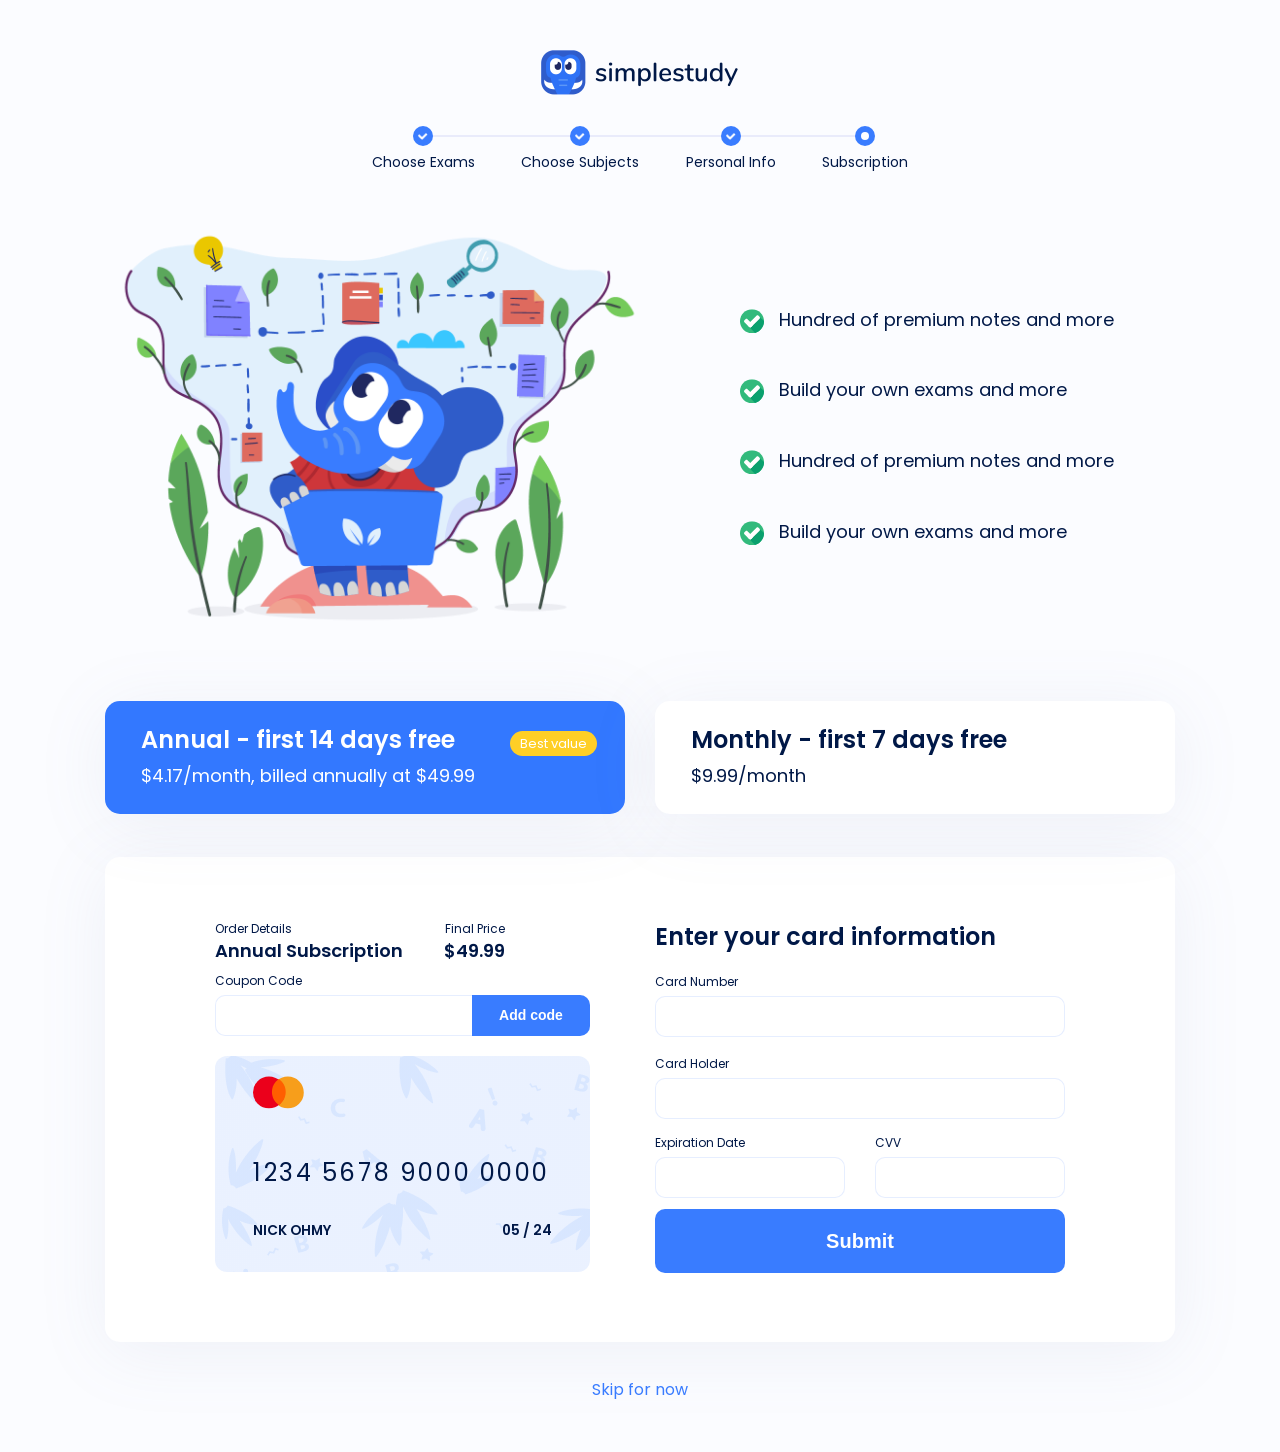
<file: sign_up_step4.html>
<!DOCTYPE html><html><head>	<title>Sign up</title>    <meta charset="UTF-8">    <meta name="viewport" content="width=device-width, initial-scale=1.0">  <script src="https://code.jquery.com/jquery-3.5.1.min.js" integrity="sha256-9/aliU8dGd2tb6OSsuzixeV4y/faTqgFtohetphbbj0=" crossorigin="anonymous"></script>  <link rel="stylesheet" href="css/sign_up_step4.css"></head><body><div class="sign_up_navbar">	<div class="wrapper">		<img src="img/logo.png" alt="">		<div class="complited_line">			<div class="step finished_step">				<div class="circle"></div>				<p><span>Choose</span> Exams</p>			</div>			<div class="step finished_step">				<div class="circle"></div>				<p><span>Choose</span> Subjects</p>			</div>			<div class="step finished_step">				<div class="circle"></div>				<p><span>Personal</span> Info</p>			</div>			<div class="step active_step">				<div class="circle"></div>				<p>Subscription</p>			</div>		</div>	</div></div><div class="sign_up_step4">	<div class="wrapper">		<div class="list_s4">			<img src="img/sign_up_step4_img2.png" class="sign_up_step4_img1" alt="">			<ul>				<li><img src="img/sign_up_step4_check.svg" alt="">Hundred of premium notes and more </li>				<li><img src="img/sign_up_step4_check.svg" alt="">Build your own exams and more </li>				<li><img src="img/sign_up_step4_check.svg" alt="">Hundred of premium notes and more  </li>				<li><img src="img/sign_up_step4_check.svg" alt="">Build your own exams and more </li>			</ul>		</div>		<form action="">			<div class="plan">				<label class="container">				  <input type="radio" name="radio" checked required>				  <div class="box">				  	<h3>Annual - first 14 days free</h3>				  	<p>$4.17/month, billed annually at $49.99</p>				  	<p class="bestvalue">Best value</p>				  </div>				</label>				<label class="container">				  <input type="radio" name="radio" required>				  <div class="box">				  	<h3>Monthly - first 7 days free</h3>				  	<p>$9.99/month</p>				  </div>				</label>			</div>			<div class="enter_card_step4">				<div class="order_details">					<h3>Order Details <span>Final Price</span></h3>					<h2>Annual Subscription <span>$49.99</span></h2>					<div class="cupon_code">						<h3>Coupon Code</h3>						<input type="text">						<button>Add code</button>					</div>					<div class="card_shown">						<img src="img/mastercard_icon.svg" alt="">						<h4>1234 5678 9000 0000</h4>						<p>Nick Ohmy <span>05 / 24</span></p>					</div>				</div>				<div class="card_info">					<h1>Enter your card information</h1>					<div class="placeforinput">						<h3>Card Number</h3>						<input type="number" required>					</div>					<div class="placeforinput">						<h3>Card Holder</h3>						<input type="text" required>					</div>					<div class="two_in_row">						<div class="placeforinput">							<h3>Expiration Date</h3>							<input type="text" maxlength="5" oninput="this.value = this.value.replace(/[^0-9. | /]/g, ''); this.value = this.value.replace(/(\..*)\./g, '$1');" id="datainp" placeholder=""  required>						</div>						<div class="placeforinput">							<h3>CVV</h3>							<input type="text" oninput="this.value = this.value.replace(/[^0-9. | /]/g, ''); this.value = this.value.replace(/(\..*)\./g, '$1');" minlength="3" maxlength="4" placeholder="" required>						</div>					</div>					<button>Submit</button>				</div>			</div>		</form>		<p class="skipfornow"><a href="#">Skip for now</a></p>	</div></div><script src="js/main.js"></script></body></html>
</file>
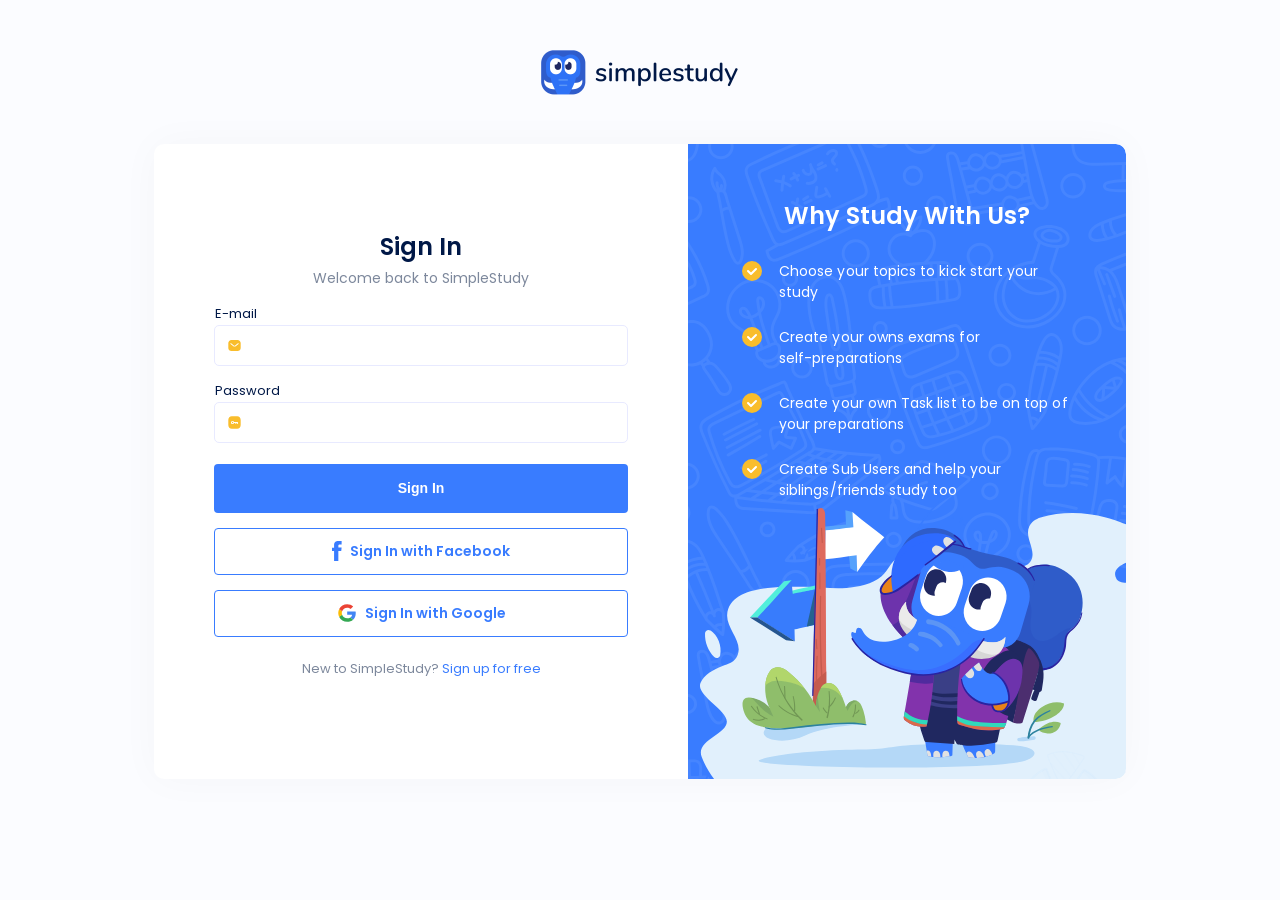
<file: sign_up_step5.html>
<!DOCTYPE html><html><head>	<title>Sign In</title>    <meta charset="UTF-8">    <meta name="viewport" content="width=device-width, initial-scale=1.0">  <script src="https://code.jquery.com/jquery-3.5.1.min.js" integrity="sha256-9/aliU8dGd2tb6OSsuzixeV4y/faTqgFtohetphbbj0=" crossorigin="anonymous"></script>  <link rel="stylesheet" href="css/sign_up_step5.css"></head><body><div class="sign_up_navbar">	<div class="wrapper">		<img src="img/logo.png" alt="">	</div></div><div class="sign_up_step5">	<div class="wrapper">		<div class="content_area">			<img src="img/sign_in_phone.svg" class="sign_in_phone" alt="">			<h2>Sign In</h2>			<p>Welcome back to SimpleStudy</p>			<form action="">				<div class="inputarea">					<p>E-mail</p>					<input type="email" class="emailbg" required>				</div>				<div class="inputarea">					<p>Password</p>					<input type="password" class="passwordbg" required>				</div>				<button>Sign In</button>				<div class="linkc">					<a href="">						<svg width="10" height="20" viewBox="0 0 10 20" fill="none" xmlns="http://www.w3.org/2000/svg">						<path d="M3.17377 1.03012C3.97977 0.287667 5.12079 0.0353115 6.20216 0.00608819C7.3435 -0.00365291 8.48484 0.00121764 9.62586 0.00121764C9.63089 1.17076 9.63089 2.33543 9.62586 3.50497C8.89019 3.50497 8.14919 3.50497 7.41352 3.50497C6.94788 3.47575 6.46748 3.82034 6.38239 4.27178C6.37234 5.0532 6.37737 5.83431 6.37737 6.61573C7.45842 6.6206 8.53979 6.61573 9.62084 6.6206C9.54077 7.75118 9.39571 8.87719 9.22553 9.99345C8.26944 10.0032 7.31336 9.99346 6.35727 9.99833C6.34722 13.3322 6.36229 16.6612 6.35225 19.9954C4.93052 20.0003 3.51413 19.9906 2.0924 20.0003C2.06728 16.6664 2.0924 13.3325 2.07733 9.99833C1.38656 9.99346 0.690769 10.0032 0 9.99345C0.00502377 8.87232 0 7.75148 0 6.63521C0.690769 6.62547 1.38656 6.63521 2.07733 6.63034C2.09743 5.54329 2.05723 4.45138 2.09742 3.36433C2.17278 2.49585 2.50812 1.62707 3.17377 1.03012Z" class="blue_c" />						</svg>						Sign In with Facebook					</a>				</div>				<div class="linkc">					<a href="">						<svg width="20" height="20" viewBox="0 0 20 20" fill="none" xmlns="http://www.w3.org/2000/svg">						<path d="M18.751 10.1941C18.751 9.47471 18.6914 8.94971 18.5625 8.40527H10.1796V11.6525H15.1001C15.001 12.4594 14.4653 13.6747 13.2748 14.4913L13.2581 14.6L15.9086 16.6123L16.0922 16.6303C17.7787 15.1039 18.751 12.858 18.751 10.1941Z" class="color1"/>						<path d="M10.1792 18.75C12.5899 18.75 14.6137 17.9722 16.0919 16.6305L13.2744 14.4916C12.5205 15.0068 11.5086 15.3666 10.1792 15.3666C7.81816 15.3666 5.81421 13.8402 5.09986 11.7305L4.99516 11.7392L2.23911 13.8295L2.20306 13.9277C3.6713 16.786 6.68717 18.75 10.1792 18.75Z" class="color2"/>						<path d="M5.10008 11.7302C4.91159 11.1858 4.80251 10.6024 4.80251 9.99967C4.80251 9.39686 4.91159 8.81355 5.09016 8.26911L5.08517 8.15316L2.29458 6.0293L2.20327 6.07186C1.59814 7.25798 1.25092 8.58995 1.25092 9.99967C1.25092 11.4094 1.59814 12.7413 2.20327 13.9274L5.10008 11.7302Z" class="color3"/>						<path d="M10.1793 4.63331C11.8559 4.63331 12.9868 5.34303 13.6317 5.93613L16.1515 3.525C14.6039 2.11528 12.59 1.25 10.1793 1.25C6.68719 1.25 3.67131 3.21387 2.20306 6.07218L5.08996 8.26944C5.81423 6.15972 7.81819 4.63331 10.1793 4.63331Z" class="color4"/>						</svg>					Sign In with Google</a>				</div>				<p class="downp">New to SimpleStudy? <a href="">Sign up for free</a></p>			</form>			<div class="right_side_step3">				<h2>Why Study With Us?</h2>				<ul>					<li>						<img src="img/yellow_check.svg" alt="">						Choose your topics to kick start your study					</li>					<li>						<img src="img/yellow_check.svg" alt="">						Create your owns exams for <br>self-preparations					</li>					<li>						<img src="img/yellow_check.svg" alt="">						Create your own Task list to be on top of your preparations					</li>					<li>						<img src="img/yellow_check.svg" alt="">						Create Sub Users and help your siblings/friends study too					</li>				</ul>			</div>		</div>	</div></div><script src="js/main.js"></script></body></html>
</file>
<file: css/quiz_page1.css>
@import url(font_def/style.css);
@import url(navbar/style.css);
.quiz_s1 {
  padding-top: 70px;
  padding-bottom: 70px;
  overflow: hidden; }
  .quiz_s1 h1 {
    font-style: normal;
    font-weight: 600;
    font-size: 38px;
    line-height: 120%;
    text-align: center;
    color: #001847; }
  .quiz_s1 p {
    font-style: normal;
    font-weight: normal;
    font-size: 18px;
    line-height: 170%;
    text-align: center;
    color: #7D889C;
    max-width: 410px;
    margin: auto;
    margin-top: 18px; }
  .quiz_s1 .quiz_img1 {
    margin: auto;
    display: block;
    margin-top: -67px;
    z-index: 0;
    position: relative;
    max-width: 990px;
    width: 100%; }
  .quiz_s1 ul {
    margin: 0;
    padding: 0;
    text-align: center;
    margin-top: -23px; }
    .quiz_s1 ul li {
      display: inline-block;
      margin-left: 10px;
      margin-right: 10px; }
      .quiz_s1 ul li a {
        display: inline-block;
        border: 1px solid #397CFF;
        border-radius: 73px;
        font-style: normal;
        font-weight: 600;
        font-size: 14px;
        line-height: 21px;
        text-align: center;
        color: #397CFF;
        padding: 13px 30px 10px 30px;
        position: relative;
        text-decoration: none;
        min-width: 162px;
        text-align: center; }
        .quiz_s1 ul li a svg {
          display: inline-block;
          vertical-align: middle;
          margin-top: -4px;
          left: 30px;
          margin-right: 5px;
          -webkit-transition: all .25s ease;
          -moz-transition: all .25s ease;
          -ms-transition: all .25s ease;
          -o-transition: all .25s ease;
          transition: all .25s ease; }
          .quiz_s1 ul li a svg .blue {
            fill: #397CFF; }
      .quiz_s1 ul li a:hover {
        background: #397CFF;
        color: #fff; }
        .quiz_s1 ul li a:hover .blue {
          fill: #fff; }

@media (max-width: 860px) {
  .quiz_s1 {
    padding-top: 140px; }
  .quiz_s1 .quiz_img1 {
    margin-top: -35px; }
  .quiz_s1 ul {
    margin-top: 0; } }

@media (max-width: 590px) {
  .quiz_s1 h1 {
    font-size: 24px;
    line-height: 36px; }
  .quiz_s1 p {
    font-size: 14px;
    line-height: 21px; }
  .quiz_s1 .quiz_img1 {
    margin-top: -10px; }
  .quiz_s1 ul li {
    margin: auto;
    display: block;
    margin-bottom: 15px; }
    .quiz_s1 ul li a {
      display: block; }
  .quiz_s1 .quiz_img1 {
    margin-top: -20px;
    max-width: 425px;
    width: 425px;
    margin-left: 50%;
    transform: translateX(-50%); }
  .quiz_s1 {
    padding-top: 120px; } }
</file>
<file: css/notes_p1.css>
@import url(font_def/style.css);
@import url(navbar/style.css);
.notes_sec1 .links {
  font-style: normal;
  font-weight: normal;
  font-size: 14px;
  line-height: 21px;
  color: #001847;
  padding-top: 15px; }
  .notes_sec1 .links a {
    opacity: 0.5;
    text-decoration: none;
    color: #001847;
    -webkit-transition: all .25s ease;
    -moz-transition: all .25s ease;
    -ms-transition: all .25s ease;
    -o-transition: all .25s ease;
    transition: all .25s ease; }
  .notes_sec1 .links a:hover {
    opacity: 1; }

.notes_sec1 .work_space {
  display: flex;
  justify-content: space-between;
  margin-top: 15px; }
  .notes_sec1 .work_space .l {
    max-width: 295px;
    width: 100%;
    min-height: calc(100vh - 260px); }
  .notes_sec1 .work_space .r {
    max-width: calc(100% - 315px);
    width: 100%;
    position: relative;
    max-height: calc(100vh - 180px); }
    .notes_sec1 .work_space .r .notopisselected {
      position: absolute;
      left: 0;
      right: 0;
      top: 0;
      bottom: 0;
      text-align: center;
      font-style: normal;
      font-weight: normal;
      font-size: 16px;
      line-height: 21px;
      text-align: center;
      color: #7E8AA3; }

.notes_sec1 .option {
  border: 2px solid #397CFF;
  border-radius: 10px;
  margin-bottom: 14px;
  -webkit-transition: all .25s ease;
  -moz-transition: all .25s ease;
  -ms-transition: all .25s ease;
  -o-transition: all .25s ease;
  transition: all .25s ease; }
  .notes_sec1 .option h3 {
    font-style: normal;
    font-weight: normal;
    font-size: 16px;
    line-height: 24px;
    color: #001847;
    padding: 13px 18px;
    position: relative;
    cursor: pointer;
    -webkit-touch-callout: none;
    /* iOS Safari */
    -webkit-user-select: none;
    /* Safari */
    -khtml-user-select: none;
    /* Konqueror HTML */
    -moz-user-select: none;
    /* Old versions of Firefox */
    -ms-user-select: none;
    /* Internet Explorer/Edge */
    user-select: none;
    /* Non-prefixed version, currently*/
    -webkit-transition: all .25s ease;
    -moz-transition: all .25s ease;
    -ms-transition: all .25s ease;
    -o-transition: all .25s ease;
    transition: all .25s ease; }
    .notes_sec1 .option h3 .no {
      font-style: normal;
      font-weight: normal;
      font-size: 15.3987px;
      line-height: 25px;
      color: #0F5EF7;
      background: rgba(57, 123, 253, 0.1);
      width: 26px;
      border-radius: 100%;
      text-align: center;
      display: inline-block;
      vertical-align: top;
      margin-left: 7px;
      margin-top: 2px;
      opacity: 0;
      -webkit-transition: all .25s ease;
      -moz-transition: all .25s ease;
      -ms-transition: all .25s ease;
      -o-transition: all .25s ease;
      transition: all .25s ease; }
    .notes_sec1 .option h3 .rightline {
      position: absolute;
      right: 15px;
      top: 9px;
      -webkit-transition: all .25s ease;
      -moz-transition: all .25s ease;
      -ms-transition: all .25s ease;
      -o-transition: all .25s ease;
      transition: all .25s ease; }
      .notes_sec1 .option h3 .rightline .line {
        width: 8px;
        height: 2px;
        background: #001847;
        display: inline-block;
        -webkit-transition: all .25s ease;
        -moz-transition: all .25s ease;
        -ms-transition: all .25s ease;
        -o-transition: all .25s ease;
        transition: all .25s ease; }
      .notes_sec1 .option h3 .rightline .line:nth-child(1) {
        transform: rotate(40deg);
        border-top-left-radius: 2px;
        border-bottom-left-radius: 2px; }
      .notes_sec1 .option h3 .rightline .line:nth-child(2) {
        transform: rotate(-40deg);
        margin-left: -7px;
        border-top-right-radius: 2px;
        border-bottom-right-radius: 2px; }
  .notes_sec1 .option .inside {
    max-height: 0;
    overflow: hidden;
    -webkit-transition: all .25s ease;
    -moz-transition: all .25s ease;
    -ms-transition: all .25s ease;
    -o-transition: all .25s ease;
    transition: all .25s ease; }
    .notes_sec1 .option .inside .inside_wrapper {
      padding-top: 11px; }
      .notes_sec1 .option .inside .inside_wrapper .op {
        border-top: 1px solid rgba(0, 24, 71, 0.05);
        padding-top: 15px;
        padding-bottom: 16px;
        padding-left: 78px;
        position: relative;
        cursor: pointer;
        -webkit-transition: all .25s ease;
        -moz-transition: all .25s ease;
        -ms-transition: all .25s ease;
        -o-transition: all .25s ease;
        transition: all .25s ease; }
        .notes_sec1 .option .inside .inside_wrapper .op .placeforimg {
          position: absolute;
          left: 0;
          top: 0;
          bottom: 0;
          width: 78px; }
          .notes_sec1 .option .inside .inside_wrapper .op .placeforimg img {
            position: absolute;
            left: 0;
            right: 0;
            display: block;
            margin: auto;
            top: 50%;
            transform: translateY(-50%); }
        .notes_sec1 .option .inside .inside_wrapper .op svg {
          position: absolute;
          right: 16px;
          top: 50%;
          transform: translateY(-50%); }
          .notes_sec1 .option .inside .inside_wrapper .op svg .greenc {
            stroke: #2C3E50;
            opacity: 0.2;
            -webkit-transition: all .25s ease;
            -moz-transition: all .25s ease;
            -ms-transition: all .25s ease;
            -o-transition: all .25s ease;
            transition: all .25s ease; }
        .notes_sec1 .option .inside .inside_wrapper .op h2 {
          font-style: normal;
          font-weight: 600;
          font-size: 16px;
          line-height: 24px;
          color: #001847; }
        .notes_sec1 .option .inside .inside_wrapper .op p {
          font-style: normal;
          font-weight: normal;
          font-size: 14px;
          line-height: 21px;
          color: rgba(0, 24, 71, 0.4);
          margin-top: -2px; }
      .notes_sec1 .option .inside .inside_wrapper .op:hover {
        background: rgba(0, 24, 71, 0.03); }
      .notes_sec1 .option .inside .inside_wrapper .op_active svg .greenc {
        stroke: #2FCB48;
        opacity: 1; }

.notes_sec1 .yellow_border {
  border-color: #F9BD2C; }

.notes_sec1 .green_border {
  border-color: #2FCB48; }

@media (min-width: 860px) {
  .notes_sec1 .option_active {
    border-color: #fff;
    box-shadow: 0px 0px 40px rgba(0, 0, 0, 0.03); }
    .notes_sec1 .option_active h3 {
      font-weight: bold;
      font-size: 18px;
      line-height: 27px;
      padding-top: 25px;
      padding-left: 15px; }
      .notes_sec1 .option_active h3 .no {
        opacity: 1; }
      .notes_sec1 .option_active h3 .rightline {
        top: 20px; }
        .notes_sec1 .option_active h3 .rightline .line:nth-child(1) {
          transform: rotate(0); }
        .notes_sec1 .option_active h3 .rightline .line:nth-child(2) {
          transform: rotate(0); } }

.notes_sec1 .option_active .inside {
  max-height: 1500px; }

.notes_sec1 .title {
  background: #397CFF;
  box-shadow: 0px 0px 40px rgba(0, 0, 0, 0.03);
  border-radius: 10px 10px 0px 0px;
  padding: 25px 30px;
  position: relative;
  padding-right: 390px;
  white-space: nowrap; }
  .notes_sec1 .title h1 {
    font-style: normal;
    font-weight: 600;
    font-size: 22px;
    line-height: 33px;
    color: #FFFFFF;
    overflow: hidden;
    text-overflow: ellipsis; }
  .notes_sec1 .title .buttons {
    position: absolute;
    right: 30px;
    top: 50%;
    transform: translateY(-50%); }
    .notes_sec1 .title .buttons .yellowbtn {
      display: inline-block;
      font-style: normal;
      font-weight: normal;
      font-size: 14px;
      line-height: 21px;
      text-align: right;
      color: #FFFFFF;
      background: #F9BD2C;
      border: 1px solid #F9BD2C;
      border-radius: 73px;
      text-decoration: none;
      padding: 12px 23px 12px 27px;
      margin-left: 13px;
      -webkit-transition: all .25s ease;
      -moz-transition: all .25s ease;
      -ms-transition: all .25s ease;
      -o-transition: all .25s ease;
      transition: all .25s ease; }
      .notes_sec1 .title .buttons .yellowbtn img {
        vertical-align: top;
        display: inline-block;
        margin-right: 10px;
        margin-top: 2px; }
    .notes_sec1 .title .buttons .bluebtn {
      display: inline-block;
      font-style: normal;
      font-weight: normal;
      font-size: 14px;
      line-height: 21px;
      text-align: right;
      color: #FFFFFF;
      background: #397CFF;
      border: 1px solid #fff;
      border-radius: 73px;
      text-decoration: none;
      padding: 12px 23px 12px 20px;
      -webkit-transition: all .25s ease;
      -moz-transition: all .25s ease;
      -ms-transition: all .25s ease;
      -o-transition: all .25s ease;
      transition: all .25s ease; }
      .notes_sec1 .title .buttons .bluebtn img {
        vertical-align: top;
        display: inline-block;
        margin-right: 10px; }
    .notes_sec1 .title .buttons .bluebtn:hover, .notes_sec1 .title .buttons .yellowbtn:hover {
      background: #001847;
      border-color: #001847; }

.notes_sec1 .content_wrapper {
  height: calc(100% - 83px);
  position: relative; }

.notes_sec1 .content {
  width: 100%;
  min-height: 50%;
  height: 100%;
  background: #FFFFFF;
  box-shadow: 0px 0px 40px rgba(0, 0, 0, 0.03);
  border-radius: 10px;
  overflow: auto;
  padding: 25px 30px; }
  .notes_sec1 .content h2 {
    font-style: normal;
    font-weight: normal;
    font-size: 18px;
    line-height: 27px;
    color: #001847; }
  .notes_sec1 .content img {
    max-width: 100%;
    margin-top: 20px;
    margin-bottom: 9px; }
  .notes_sec1 .content p {
    font-style: normal;
    font-weight: normal;
    font-size: 14px;
    line-height: 160%;
    color: rgba(0, 24, 71, 0.7);
    margin-top: 11px; }
    .notes_sec1 .content p .dot {
      color: #397CFF; }
    .notes_sec1 .content p .greenp {
      color: #fff;
      background: #2FCB48;
      border-radius: 5px;
      padding-left: 5px;
      padding-right: 5px; }
    .notes_sec1 .content p b {
      color: #397CFF; }

.notes_sec1 .right_content {
  display: none;
  width: 100%;
  height: 100%;
  margin-bottom: 30px; }

.notes_sec1 .content_active {
  display: block; }

@media (min-width: 860px) {
  .notes_sec1 {
    /* Track */
    /* Handle */
    /* Handle on hover */ }
    .notes_sec1 *::-webkit-scrollbar {
      width: 4px; }
    .notes_sec1 *::-webkit-scrollbar-track {
      background: #E5E8ED;
      border-radius: 3px; }
    .notes_sec1 *::-webkit-scrollbar-thumb {
      background: #397CFF;
      border-radius: 3px; }
    .notes_sec1 *::-webkit-scrollbar-thumb:hover {
      background: #397CFF; }
    .notes_sec1 .selectedbtn, .notes_sec1 .title_phone, .notes_sec1 .xicon {
      display: none !important; } }

@media (max-width: 1300px) {
  .notes_sec1 .title h1 {
    font-size: 18px; } }

@media (max-width: 1000px) {
  .notes_sec1 .title {
    white-space: unset; }
  .notes_sec1 .title {
    padding: 20px; }
  .notes_sec1 .title .buttons {
    position: absolute;
    right: unset;
    top: unset;
    transform: unset;
    bottom: -60px;
    z-index: 99; }
  .notes_sec1 .title {
    overflow: unset; }
  .notes_sec1 .content_wrapper {
    height: 100%;
    position: relative;
    padding-top: 70px;
    background: #fff; } }

@media (max-width: 860px) {
  .notes_sec1 {
    padding-top: 90px; }
  .notes_sec1 .work_space {
    display: block; }
    .notes_sec1 .work_space .l, .notes_sec1 .work_space .r {
      width: 100%;
      max-width: 100%;
      min-height: unset; }
    .notes_sec1 .work_space .r .notopisselected {
      padding-top: 70px; }
  .notes_sec1 .option .inside:before {
    content: '';
    position: fixed;
    left: 0;
    right: 0;
    top: 0;
    bottom: 0;
    background: rgba(0, 0, 0, 0.3); }
  .notes_sec1 .option .inside {
    max-height: unset !important;
    overflow: auto !important;
    position: fixed;
    left: 0;
    right: 0;
    bottom: 0;
    z-index: 99999;
    opacity: 0;
    visibility: hidden; }
    .notes_sec1 .option .inside .xicon {
      position: absolute;
      right: 15px;
      top: 15px;
      z-index: 9999; }
    .notes_sec1 .option .inside .title_phone {
      font-style: normal;
      font-weight: bold;
      font-size: 18px;
      line-height: 27px;
      color: #001847;
      padding: 30px 16px 10px 16px; }
      .notes_sec1 .option .inside .title_phone span {
        font-style: normal;
        font-weight: normal;
        font-size: 14px;
        line-height: 26px;
        text-align: center;
        color: #0F5EF7;
        max-width: 26px;
        text-align: center;
        background: rgba(57, 123, 253, 0.1);
        border-radius: 100%;
        display: inline-block;
        width: 100%;
        margin-left: 10px; }
    .notes_sec1 .option .inside .selectedbtn {
      margin-top: 15px; }
      .notes_sec1 .option .inside .selectedbtn a {
        font-style: normal;
        font-weight: normal;
        font-size: 14px;
        line-height: 21px;
        text-align: center;
        color: #FFFFFF;
        text-decoration: none;
        padding: 14px;
        display: block;
        background: #397CFF;
        border-radius: 73px;
        width: calc(100% - 30px);
        margin: auto; }
    .notes_sec1 .option .inside .inside_wrapper_phone {
      z-index: 99999;
      position: relative;
      background: #FFFFFF;
      box-shadow: 0px 0px 40px rgba(0, 0, 0, 0.03);
      overflow: hidden;
      max-height: 100%;
      max-width: 570px;
      width: calc(100% - 15px);
      border-radius: 10px 10px 0px 0px;
      max-height: 70vh !important;
      height: 70vh;
      margin: auto;
      margin-bottom: -70vh;
      -webkit-transition: all .25s ease;
      -moz-transition: all .25s ease;
      -ms-transition: all .25s ease;
      -o-transition: all .25s ease;
      transition: all .25s ease; }
      .notes_sec1 .option .inside .inside_wrapper_phone .inside_wrapper {
        overflow: auto;
        max-height: calc(70vh - 140px);
        min-height: calc(70vh - 140px); }
  .notes_sec1 .option_active .inside {
    visibility: visible;
    opacity: 1; }
    .notes_sec1 .option_active .inside .inside_wrapper_phone {
      margin-bottom: 0; } }

@media (max-width: 590px) {
  .notes_sec1 .option .inside .inside_wrapper_phone {
    max-width: 345px; }
  .notes_sec1 .option .inside .title_phone {
    padding-top: 20px;
    padding-bottom: 15px; }
  .notes_sec1 .option .inside .xicon {
    top: 25px;
    right: 20px; }
  .notes_sec1 .content {
    padding: 15px 10px; }
  .notes_sec1 .title {
    padding: 15px; }
  .notes_sec1 .title h1 {
    font-size: 14px;
    line-height: 21px; }
  .notes_sec1 .title .buttons .yellowbtn, .notes_sec1 .title .buttons .bluebtn {
    width: calc(50% - 2px);
    margin: 0;
    padding: 12px 0px;
    text-align: center;
    font-size: 13px; }
    .notes_sec1 .title .buttons .yellowbtn img, .notes_sec1 .title .buttons .bluebtn img {
      margin-right: 3px; }
  .notes_sec1 .title .buttons {
    left: 0;
    right: 0;
    width: calc(100% - 5px);
    display: block;
    margin: auto;
    display: flex;
    justify-content: space-between; } }

@media (max-width: 340px) {
  .notes_sec1 .title .buttons .yellowbtn img, .notes_sec1 .title .buttons .bluebtn img {
    display: none; } }
</file>
<file: css/sign_up_step1.css>
@import url(font_def/style.css);
@import url(sign_up_navbar/style.css);
.sign_up_step1 {
  padding-bottom: 50px; }
  .sign_up_step1 .content_area {
    max-width: 972px;
    min-height: 635px;
    background: #fff;
    box-shadow: 0px 0px 40px rgba(0, 0, 0, 0.03);
    border-radius: 10px;
    overflow: hidden;
    margin: auto;
    display: block;
    margin-top: 36px;
    padding: 108px 498px 80px 60px;
    position: relative; }
    .sign_up_step1 .content_area h2 {
      font-style: normal;
      font-weight: 600;
      font-size: 24px;
      line-height: 36px;
      text-align: center;
      color: #001847; }
    .sign_up_step1 .content_area p {
      font-style: normal;
      font-weight: normal;
      font-size: 14px;
      line-height: 21px;
      text-align: center;
      color: #7D889C;
      margin-top: 3px;
      margin-bottom: 22px; }
    .sign_up_step1 .content_area .customradiobtns {
      /* Hide the browser's default radio button */ }
      .sign_up_step1 .content_area .customradiobtns .container {
        display: block;
        position: relative;
        margin-bottom: 12px;
        cursor: pointer;
        -webkit-user-select: none;
        -moz-user-select: none;
        -ms-user-select: none;
        user-select: none; }
      .sign_up_step1 .content_area .customradiobtns .container input {
        position: absolute;
        opacity: 0;
        cursor: pointer; }
      .sign_up_step1 .content_area .customradiobtns .box {
        width: 100%;
        padding: 21px 20px 25px 145px;
        min-height: 116px;
        border: 2px solid rgba(0, 24, 71, 0.1);
        border-radius: 10px;
        position: relative;
        margin-bottom: 14px; }
        .sign_up_step1 .content_area .customradiobtns .box img {
          position: absolute;
          left: 60px;
          top: 50%;
          transform: translateY(-50%); }
        .sign_up_step1 .content_area .customradiobtns .box h3 {
          font-style: normal;
          font-weight: normal;
          font-size: 18px;
          line-height: 27px;
          color: #000000;
          text-align: left; }
        .sign_up_step1 .content_area .customradiobtns .box p {
          margin: 0;
          font-style: normal;
          font-weight: normal;
          font-size: 13px;
          line-height: 19px;
          color: #7D889C;
          margin-top: 3px;
          text-align: left; }
      .sign_up_step1 .content_area .customradiobtns .container input:checked ~ .box {
        border: 2px solid #397CFF; }
    .sign_up_step1 .content_area .blue_btn {
      margin-top: 25px; }
      .sign_up_step1 .content_area .blue_btn button {
        display: block;
        width: 100%;
        background: #397CFF;
        border-radius: 4px;
        font-style: normal;
        font-weight: 600;
        font-size: 14px;
        line-height: 21px;
        text-align: center;
        color: #FFFFFF;
        padding: 14px;
        border: 0;
        text-decoration: none;
        -webkit-transition: all .25s ease;
        -moz-transition: all .25s ease;
        -ms-transition: all .25s ease;
        -o-transition: all .25s ease;
        transition: all .25s ease; }
      .sign_up_step1 .content_area .blue_btn button:hover {
        background: #001847; }
    .sign_up_step1 .content_area .right_side_step1 {
      position: absolute;
      right: 0;
      top: 0;
      bottom: 0;
      max-width: 438px;
      background: url("../img/sign_up_bg2.svg"), linear-gradient(#397CFF 100%, #397CFF 100%);
      border-radius: 0px 10px 10px 0px;
      width: 100%;
      padding: 54px 45px; }
      .sign_up_step1 .content_area .right_side_step1 h2 {
        color: #fff; }
      .sign_up_step1 .content_area .right_side_step1 ul {
        padding: 0;
        margin: 0;
        margin-top: 27px; }
        .sign_up_step1 .content_area .right_side_step1 ul li {
          font-style: normal;
          font-weight: normal;
          font-size: 14px;
          line-height: 21px;
          color: #FFFFFF;
          padding-left: 46px;
          position: relative;
          list-style-type: none;
          letter-spacing: 0.004rem;
          margin-bottom: 24px; }
          .sign_up_step1 .content_area .right_side_step1 ul li img {
            position: absolute;
            left: 9px;
            top: 0; }

@media (max-width: 1000px) {
  .sign_up_step1 .content_area {
    max-width: 850px;
    padding: 54px 410px 80px 50px; }
  .sign_up_step1 .content_area .right_side_step1 {
    max-width: 360px;
    background: url(../img/sign_up_bg2.svg) center 10px no-repeat, linear-gradient(#397CFF 100%, #397CFF 100%); } }

@media (max-width: 860px) {
  .sign_up_step1 .content_area, .sign_up_step3 .content_area {
    padding: 0;
    background: transparent;
    box-shadow: none; }
  .sign_up_step1 .content_area .right_side_step1 {
    position: relative;
    max-width: 100%;
    left: 0;
    right: 0;
    margin-top: 30px;
    border-radius: 10px;
    padding-bottom: 355px;
    background: url(../img/sign_up_bg2.svg) no-repeat center -150px, linear-gradient(#397CFF 100%, #397CFF 100%);
    -webkit-background-size: cover;
    -moz-background-size: cover;
    -o-background-size: cover;
    background-size: cover; } }

@media (max-width: 590px) {
  .sign_up_step1 .content_area h2 {
    font-size: 24px;
    line-height: 36px; }
  .sign_up_step1 .content_area .customradiobtns .box img {
    left: 15px; }
  .sign_up_step1 .content_area .customradiobtns .box {
    padding: 15px 15px 15px 95px;
    min-height: unset; }
  .sign_up_step1 .content_area .right_side_step1 {
    padding: 30px 20px;
    padding-bottom: 170px;
    background-position: right; }
  .sign_up_step1 .content_area .right_side_step1 ul {
    margin-top: 15px; }
  .sign_up_step1 .content_area .right_side_step1 ul li {
    margin-bottom: 10px;
    font-size: 12px;
    line-height: 135%;
    max-width: 230px;
    margin-left: auto;
    margin-right: auto; }
  .sign_up_step1 .content_area .right_side_step1 {
    padding-bottom: 230px; }
  .sign_up_step1 .content_area h2 {
    font-size: 20px;
    line-height: 30px; }
  .sign_up_step1 .content_area .right_side_step1 ul li img {
    left: 0; }
  .sign_up_step1 .content_area .right_side_step1 ul li {
    padding-left: 30px; } }
</file>
<file: css/sign_up_step2.css>
@import url(font_def/style.css);
@import url(sign_up_navbar/style.css);
.sign_up_step2 {
  padding-bottom: 50px; }
  .sign_up_step2 .content_area {
    max-width: 972px;
    min-height: 635px;
    background: #fff;
    box-shadow: 0px 0px 40px rgba(0, 0, 0, 0.03);
    border-radius: 10px;
    overflow: hidden;
    margin: auto;
    display: block;
    margin-top: 36px;
    padding: 52px;
    position: relative; }
    .sign_up_step2 .content_area h2 {
      font-style: normal;
      font-weight: 600;
      font-size: 24px;
      line-height: 36px;
      text-align: center;
      color: #001847; }
    .sign_up_step2 .content_area p {
      font-style: normal;
      font-weight: normal;
      font-size: 14px;
      line-height: 21px;
      text-align: center;
      color: #7D889C;
      margin-top: 10px;
      margin-bottom: 22px; }
    .sign_up_step2 .content_area form {
      margin-top: 28px; }
      .sign_up_step2 .content_area form button {
        margin: auto;
        display: block;
        background: #397CFF;
        border-radius: 4px;
        font-style: normal;
        font-weight: 600;
        font-size: 14px;
        line-height: 21px;
        text-align: center;
        color: #FFFFFF;
        padding: 14px;
        margin-top: 9px;
        max-width: 406px;
        width: 100%;
        border: 0;
        text-decoration: none;
        -webkit-transition: all .25s ease;
        -moz-transition: all .25s ease;
        -ms-transition: all .25s ease;
        -o-transition: all .25s ease;
        transition: all .25s ease; }
      .sign_up_step2 .content_area form button:hover {
        background: #001847; }
    .sign_up_step2 .content_area .checkboxes {
      max-width: 831px;
      margin: auto;
      display: flex;
      justify-content: space-between;
      flex-wrap: wrap; }
      .sign_up_step2 .content_area .checkboxes .customcheck {
        flex: 1 0 192px;
        max-width: 192px;
        /* Hide the browser's default checkbox */
        /* Create a custom checkbox */
        /* Create the checkmark/indicator (hidden when not checked) */
        /* Show the checkmark when checked */
        /* Style the checkmark/indicator */ }
        .sign_up_step2 .content_area .checkboxes .customcheck .container {
          display: block;
          position: relative;
          margin-bottom: 20px;
          padding-top: 18px;
          cursor: pointer;
          -webkit-user-select: none;
          -moz-user-select: none;
          -ms-user-select: none;
          user-select: none;
          width: 192px;
          min-height: 103px;
          font-style: normal;
          font-weight: normal;
          font-size: 16px;
          line-height: 24px;
          text-align: center;
          color: #000000; }
          .sign_up_step2 .content_area .checkboxes .customcheck .container img {
            display: block;
            margin: auto;
            margin-bottom: 5px; }
        .sign_up_step2 .content_area .checkboxes .customcheck .container input {
          position: absolute;
          opacity: 0;
          cursor: pointer;
          height: 0;
          width: 0; }
        .sign_up_step2 .content_area .checkboxes .customcheck .checkmark {
          position: absolute;
          left: 0;
          right: 0;
          top: 0;
          bottom: 0;
          border: 1px solid rgba(0, 24, 71, 0.1);
          border-radius: 10px;
          -webkit-transition: background .25s ease;
          -moz-transition: background .25s ease;
          -ms-transition: background .25s ease;
          -o-transition: background .25s ease;
          transition: background .25s ease; }
        .sign_up_step2 .content_area .checkboxes .customcheck .checkmark:hover {
          background: rgba(0, 24, 71, 0.05); }
        .sign_up_step2 .content_area .checkboxes .customcheck .checkmark:after {
          content: "";
          position: absolute;
          display: none; }
        .sign_up_step2 .content_area .checkboxes .customcheck .container input:checked ~ .checkmark {
          display: block;
          border: 2px solid #397CFF; }
        .sign_up_step2 .content_area .checkboxes .customcheck .container .checkmark:after {
          left: 9px;
          top: 5px;
          width: 5px;
          height: 10px; }

@media (max-width: 1000px) {
  .sign_up_step2 .content_area .checkboxes .customcheck {
    flex: 1 0 170px;
    max-width: 170px; }
  .sign_up_step2 .content_area .checkboxes .customcheck .container {
    max-width: 170px; } }

@media (max-width: 860px) {
  .sign_up_step2 .content_area {
    padding-left: 25px;
    padding-right: 25px; }
  .sign_up_step2 .content_area .checkboxes .customcheck {
    flex: 1 0 160px;
    max-width: 160px;
    margin-left: 4px;
    margin-right: 4px; }
  .sign_up_step2 .content_area .checkboxes {
    justify-content: unset; }
  .sign_up_step2 .content_area .checkboxes .customcheck .container {
    max-width: 160px;
    margin-bottom: 13px;
    min-height: 95px;
    padding-top: 14px; }
  .sign_up_step2 .content_area form button {
    max-width: 100%; } }

@media (max-width: 590px) {
  .sign_up_step2 .content_area {
    padding: 0;
    background: transparent;
    box-shadow: none;
    min-height: unset;
    border-radius: 0; }
  .sign_up_step2 .content_area .checkboxes .customcheck {
    flex: 1 0 calc(33.33% - 8px);
    max-width: calc(33.33% - 8px); }
  .sign_up_step2 .content_area .checkboxes {
    width: calc(100% + 8px);
    margin-left: -4px; }
  .sign_up_step2 .content_area .checkboxes .customcheck .container {
    width: 100%;
    font-size: 12px;
    line-height: 18px;
    margin-bottom: 8px;
    min-height: 75px; }
  .sign_up_step2 .content_area .checkboxes .customcheck .container img {
    max-width: 26px;
    margin-bottom: 5px; }
  .sign_up_step2 .content_area h2 {
    font-size: 24px;
    line-height: 135%; }
  .sign_up_step2 .content_area p {
    font-size: 14px;
    line-height: 21px; } }
</file>
<file: css/sign_up_step3.css>
@import url(font_def/style.css);
@import url(sign_up_navbar/style.css);
.sign_up_step3 {
  padding-bottom: 50px; }
  .sign_up_step3 .content_area {
    max-width: 972px;
    min-height: 635px;
    background: #fff;
    box-shadow: 0px 0px 40px rgba(0, 0, 0, 0.03);
    border-radius: 10px;
    overflow: hidden;
    margin: auto;
    display: block;
    margin-top: 36px;
    padding: 48px 498px 20px 60px;
    position: relative; }
    .sign_up_step3 .content_area h2 {
      font-style: normal;
      font-weight: 600;
      font-size: 24px;
      line-height: 36px;
      text-align: center;
      color: #001847; }
    .sign_up_step3 .content_area p {
      font-style: normal;
      font-weight: normal;
      font-size: 14px;
      line-height: 21px;
      text-align: center;
      color: #7D889C;
      margin-top: 3px;
      margin-bottom: 22px; }
    .sign_up_step3 .content_area form {
      margin-top: -7px; }
      .sign_up_step3 .content_area form .inputarea {
        margin-bottom: 15px; }
        .sign_up_step3 .content_area form .inputarea p {
          font-style: normal;
          font-weight: normal;
          font-size: 13px;
          line-height: 19px;
          color: #001847;
          text-align: left;
          padding-left: 1px;
          margin: 0; }
        .sign_up_step3 .content_area form .inputarea input {
          border: 1px solid #E8EAFF;
          border-radius: 5px;
          font-size: 13px;
          line-height: 19px;
          color: #001847;
          text-align: left;
          display: block;
          width: 100%;
          margin: 0;
          margin-top: 2px;
          padding: 10px 10px 10px 35px;
          background: #fff; }
        .sign_up_step3 .content_area form .inputarea input:focus {
          border-color: #397CFF; }
        .sign_up_step3 .content_area form .inputarea .fullnamebg {
          background: url("../img/profile.svg") #fff no-repeat 13px/13px; }
        .sign_up_step3 .content_area form .inputarea .emailbg {
          background: url("../img/emailbg.svg") #fff no-repeat 13px/13px; }
        .sign_up_step3 .content_area form .inputarea .passwordbg {
          background: url("../img/passwordbg.svg") #fff no-repeat 13px/13px; }
      .sign_up_step3 .content_area form button {
        margin: auto;
        display: block;
        background: #397CFF;
        border-radius: 4px;
        font-style: normal;
        font-weight: 600;
        font-size: 14px;
        line-height: 21px;
        text-align: center;
        color: #FFFFFF;
        padding: 14px;
        margin-top: 21px;
        width: 100%;
        border: 0;
        text-decoration: none;
        -webkit-transition: all .25s ease;
        -moz-transition: all .25s ease;
        -ms-transition: all .25s ease;
        -o-transition: all .25s ease;
        transition: all .25s ease; }
      .sign_up_step3 .content_area form button:hover {
        background: #001847; }
      .sign_up_step3 .content_area form .linkc a {
        margin: auto;
        display: block;
        background: #fff;
        border-radius: 4px;
        font-style: normal;
        font-weight: 600;
        font-size: 14px;
        line-height: 21px;
        text-align: center;
        color: #397CFF;
        padding: 12px;
        margin-top: 15px;
        width: 100%;
        border: 0;
        border: 1px solid #397CFF;
        text-decoration: none;
        -webkit-transition: background .25s ease;
        -moz-transition: background .25s ease;
        -ms-transition: background .25s ease;
        -o-transition: background .25s ease;
        transition: background .25s ease; }
        .sign_up_step3 .content_area form .linkc a svg {
          display: inline-block;
          vertical-align: top;
          margin-right: 5px; }
          .sign_up_step3 .content_area form .linkc a svg .blue_c {
            fill: #397CFF; }
          .sign_up_step3 .content_area form .linkc a svg .color1 {
            fill: #4285F4; }
          .sign_up_step3 .content_area form .linkc a svg .color2 {
            fill: #34A853; }
          .sign_up_step3 .content_area form .linkc a svg .color3 {
            fill: #FBBC05; }
          .sign_up_step3 .content_area form .linkc a svg .color4 {
            fill: #EB4335; }
      .sign_up_step3 .content_area form .linkc a:hover {
        background: #397CFF;
        color: #fff;
        opacity: 1; }
        .sign_up_step3 .content_area form .linkc a:hover svg .blue_c {
          fill: #fff; }
        .sign_up_step3 .content_area form .linkc a:hover svg .color1, .sign_up_step3 .content_area form .linkc a:hover svg .color2, .sign_up_step3 .content_area form .linkc a:hover svg .color3, .sign_up_step3 .content_area form .linkc a:hover svg .color4 {
          fill: #fff; }
      .sign_up_step3 .content_area form .downp {
        font-style: normal;
        font-weight: normal;
        font-size: 13px;
        line-height: 19px;
        text-align: center;
        color: #7D889C;
        margin-top: 22px; }
        .sign_up_step3 .content_area form .downp a {
          color: #397CFF;
          text-decoration: none;
          -webkit-transition: all .25s ease;
          -moz-transition: all .25s ease;
          -ms-transition: all .25s ease;
          -o-transition: all .25s ease;
          transition: all .25s ease; }
        .sign_up_step3 .content_area form .downp a:hover {
          opacity: 0.7; }
    .sign_up_step3 .content_area .right_side_step3 {
      position: absolute;
      right: 0;
      top: 0;
      bottom: 0;
      max-width: 438px;
      background: url("../img/sign_up_bg2.svg"), linear-gradient(#397CFF 100%, #397CFF 100%);
      border-radius: 0px 10px 10px 0px;
      width: 100%;
      padding: 54px 45px; }
      .sign_up_step3 .content_area .right_side_step3 h2 {
        color: #fff; }
      .sign_up_step3 .content_area .right_side_step3 ul {
        padding: 0;
        margin: 0;
        margin-top: 27px; }
        .sign_up_step3 .content_area .right_side_step3 ul li {
          font-style: normal;
          font-weight: normal;
          font-size: 14px;
          line-height: 21px;
          color: #FFFFFF;
          padding-left: 46px;
          position: relative;
          list-style-type: none;
          letter-spacing: 0.004rem;
          margin-bottom: 24px; }
          .sign_up_step3 .content_area .right_side_step3 ul li img {
            position: absolute;
            left: 9px;
            top: 0; }

@media (max-width: 1000px) {
  .sign_up_step3 .content_area {
    max-width: 850px;
    padding-right: 410px; }
  .sign_up_step3 .content_area .right_side_step3 {
    max-width: 360px;
    background: url(../img/sign_up_bg2.svg) center 10px no-repeat, linear-gradient(#397CFF 100%, #397CFF 100%); } }

@media (max-width: 860px) {
  .sign_up_step3 .content_area {
    padding: 0;
    background: transparent;
    box-shadow: none; }
  .sign_up_step3 .content_area .right_side_step3 {
    position: relative;
    max-width: 100%;
    left: 0;
    right: 0;
    margin-top: 30px;
    border-radius: 10px;
    padding-bottom: 355px;
    background: url(../img/sign_up_bg2.svg) no-repeat center -150px, linear-gradient(#397CFF 100%, #397CFF 100%);
    -webkit-background-size: cover;
    -moz-background-size: cover;
    -o-background-size: cover;
    background-size: cover; } }

@media (max-width: 590px) {
  .sign_up_step3 .content_area h2 {
    font-size: 24px;
    line-height: 36px; }
  .sign_up_step3 .content_area .right_side_step3 {
    padding: 30px 20px;
    padding-bottom: 170px;
    background-position: right; }
  .sign_up_step3 .content_area .right_side_step3 ul {
    margin-top: 15px; }
  .sign_up_step3 .content_area .right_side_step3 ul li {
    margin-bottom: 10px;
    font-size: 12px;
    line-height: 135%;
    max-width: 230px;
    margin-left: auto;
    margin-right: auto; }
  .sign_up_step3 .content_area .right_side_step3 {
    padding-bottom: 230px; }
  .sign_up_step3 .content_area h2 {
    font-size: 20px;
    line-height: 30px; }
  .sign_up_step3 .content_area .right_side_step3 ul li img {
    left: 0; }
  .sign_up_step3 .content_area .right_side_step3 ul li {
    padding-left: 30px; } }
</file>
<file: css/sign_up_step4.css>
@import url(font_def/style.css);
@import url(sign_up_navbar/style.css);
.sign_up_step4 {
  padding-bottom: 50px; }
  .sign_up_step4 .list_s4 {
    position: relative; }
    .sign_up_step4 .list_s4 .sign_up_step4_img1 {
      max-width: 800px;
      margin-left: -40px;
      margin-top: -50px;
      margin-bottom: -60px;
      position: relative;
      z-index: -1; }
    .sign_up_step4 .list_s4 ul {
      position: absolute;
      display: inline-block;
      right: 0;
      top: 50%;
      transform: translateY(-50%);
      padding: 0;
      margin: 0;
      list-style-type: none; }
      .sign_up_step4 .list_s4 ul li {
        font-style: normal;
        font-weight: normal;
        font-size: 18px;
        line-height: 120%;
        color: #001847;
        position: relative;
        padding-left: 39px;
        min-width: 520px;
        margin-bottom: 49px; }
        .sign_up_step4 .list_s4 ul li img {
          top: 0;
          left: 0;
          position: absolute; }
      .sign_up_step4 .list_s4 ul li:last-child {
        margin-bottom: 0; }
  .sign_up_step4 .plan {
    display: flex;
    justify-content: space-between;
    margin: auto;
    margin-top: 1px;
    max-width: 1070px;
    /* Hide the browser's default radio button */ }
    .sign_up_step4 .plan .container {
      display: block;
      position: relative;
      margin-bottom: 12px;
      cursor: pointer;
      -webkit-user-select: none;
      -moz-user-select: none;
      -ms-user-select: none;
      user-select: none; }
    .sign_up_step4 .plan .container input {
      position: absolute;
      opacity: 0;
      cursor: pointer; }
    .sign_up_step4 .plan .box {
      padding: 25px 36px;
      min-height: 113px;
      position: relative;
      background: #FFFFFF;
      box-shadow: 0px 10px 70px rgba(123, 135, 180, 0.1);
      border-radius: 15px;
      max-width: 520px;
      width: 520px;
      margin-top: 21px;
      -webkit-transition: all .25s ease;
      -moz-transition: all .25s ease;
      -ms-transition: all .25s ease;
      -o-transition: all .25s ease;
      transition: all .25s ease; }
      .sign_up_step4 .plan .box h3 {
        font-style: normal;
        font-weight: 600;
        font-size: 24px;
        line-height: 120%;
        color: #001847; }
      .sign_up_step4 .plan .box p {
        font-style: normal;
        font-weight: normal;
        font-size: 18px;
        line-height: 120%;
        color: #001847;
        text-align: left;
        margin-top: 10px; }
      .sign_up_step4 .plan .box .bestvalue {
        position: absolute;
        right: 28px;
        top: 30px;
        font-style: normal;
        font-weight: normal;
        font-size: 13px;
        line-height: 120%;
        color: #FFFFFF;
        background: #FFCF26;
        border-radius: 20px;
        padding: 5px 10px;
        margin: 0; }
    .sign_up_step4 .plan .container input:hover ~ .box {
      background: rgba(0, 24, 71, 0.05); }
    .sign_up_step4 .plan .container input:checked ~ .box {
      background: #3378FF; }
      .sign_up_step4 .plan .container input:checked ~ .box h3, .sign_up_step4 .plan .container input:checked ~ .box p {
        color: #fff; }
  .sign_up_step4 .enter_card_step4 {
    min-height: 485px;
    max-width: 1070px;
    width: 100%;
    background: #FFFFFF;
    margin: auto;
    box-shadow: 0px 10px 70px rgba(123, 135, 180, 0.1);
    border-radius: 15px;
    margin-top: 31px;
    display: flex;
    justify-content: space-between;
    padding: 63px 110px; }
    .sign_up_step4 .enter_card_step4 .order_details {
      max-width: 375px;
      width: 100%;
      display: block; }
      .sign_up_step4 .enter_card_step4 .order_details h3 {
        font-style: normal;
        font-weight: normal;
        font-size: 12px;
        line-height: 18px;
        color: #001847;
        position: relative;
        max-width: 290px; }
        .sign_up_step4 .enter_card_step4 .order_details h3 span {
          position: absolute;
          right: 0; }
      .sign_up_step4 .enter_card_step4 .order_details h2 {
        font-style: normal;
        font-weight: 600;
        font-size: 18px;
        line-height: 120%;
        color: #001847;
        position: relative;
        margin-top: 2px;
        max-width: 290px; }
        .sign_up_step4 .enter_card_step4 .order_details h2 span {
          position: absolute;
          right: 0; }
      .sign_up_step4 .enter_card_step4 .order_details .cupon_code {
        margin-top: 11px;
        position: relative; }
        .sign_up_step4 .enter_card_step4 .order_details .cupon_code input {
          background: #FFFFFF;
          border: 1px solid rgba(15, 94, 247, 0.1);
          border-radius: 10px;
          width: 100%;
          font-style: normal;
          font-weight: 400;
          font-size: 14px;
          line-height: 21px;
          text-align: center;
          color: #001847;
          text-align: left;
          margin: 0;
          margin-top: 5px;
          padding: 9px;
          padding-right: 120px;
          padding-left: 20px; }
        .sign_up_step4 .enter_card_step4 .order_details .cupon_code button {
          position: absolute;
          right: 0;
          bottom: 0;
          background: #397CFF;
          border-radius: 0px 10px 10px 0px;
          border: 0;
          padding: 0;
          min-width: 118px;
          font-style: normal;
          font-weight: 600;
          font-size: 14px;
          line-height: 41px;
          text-align: center;
          color: #FFFFFF;
          -webkit-transition: all .25s ease;
          -moz-transition: all .25s ease;
          -ms-transition: all .25s ease;
          -o-transition: all .25s ease;
          transition: all .25s ease; }
        .sign_up_step4 .enter_card_step4 .order_details .cupon_code button:hover {
          background: #001847; }
      .sign_up_step4 .enter_card_step4 .order_details .card_shown {
        min-height: 216px;
        width: 100%;
        background: linear-gradient(rgba(51, 120, 255, 0.1) 100%, rgba(51, 120, 255, 0.1) 100%), url("../img/sign_up_step4_cardbg.png");
        border-radius: 12px;
        margin-top: 20px;
        padding: 20px 38px;
        padding-right: 35px; }
        .sign_up_step4 .enter_card_step4 .order_details .card_shown h4 {
          font-style: normal;
          font-weight: normal;
          font-size: 24.0956px;
          line-height: 36px;
          letter-spacing: 2.58167px;
          text-transform: uppercase;
          color: #001847;
          margin: 0;
          margin-top: 40px; }
        .sign_up_step4 .enter_card_step4 .order_details .card_shown p {
          font-style: normal;
          font-weight: 600;
          font-size: 13.7689px;
          line-height: 21px;
          text-transform: uppercase;
          color: #001847;
          position: relative;
          margin-top: 29px; }
          .sign_up_step4 .enter_card_step4 .order_details .card_shown p span {
            position: absolute;
            right: 3px; }
    .sign_up_step4 .enter_card_step4 .card_info {
      max-width: 410px;
      width: 100%;
      display: block; }
      .sign_up_step4 .enter_card_step4 .card_info h1 {
        font-style: normal;
        font-weight: 600;
        font-size: 24px;
        line-height: 120%;
        color: #001847;
        margin-top: 3px;
        margin-bottom: 21px; }
      .sign_up_step4 .enter_card_step4 .card_info h3 {
        font-style: normal;
        font-weight: normal;
        font-size: 12px;
        line-height: 18px;
        color: #001847; }
      .sign_up_step4 .enter_card_step4 .card_info input {
        background: #FFFFFF;
        border: 1px solid rgba(15, 94, 247, 0.1);
        border-radius: 10px;
        width: 100%;
        font-style: normal;
        font-weight: 400;
        font-size: 14px;
        line-height: 21px;
        text-align: center;
        color: #001847;
        text-align: left;
        margin: 0;
        margin-top: 5px;
        padding: 9px;
        padding-right: 120px;
        padding-left: 20px;
        padding-right: 20px; }
      .sign_up_step4 .enter_card_step4 .card_info .placeforinput {
        margin-bottom: 18px; }
      .sign_up_step4 .enter_card_step4 .card_info .two_in_row {
        display: flex;
        justify-content: space-between;
        margin-top: -3px; }
        .sign_up_step4 .enter_card_step4 .card_info .two_in_row .placeforinput {
          max-width: calc(50% - 15px); }
      .sign_up_step4 .enter_card_step4 .card_info button {
        border: 0;
        padding: 0;
        margin: 0;
        background: #397CFF;
        border-radius: 10px;
        font-style: normal;
        font-weight: 600;
        font-size: 20px;
        line-height: 30px;
        text-align: center;
        color: #FFFFFF;
        padding: 17px;
        display: block;
        width: 100%;
        margin-top: -7px;
        -webkit-transition: all .25s ease;
        -moz-transition: all .25s ease;
        -ms-transition: all .25s ease;
        -o-transition: all .25s ease;
        transition: all .25s ease; }
      .sign_up_step4 .enter_card_step4 .card_info button:hover {
        background: #001847; }
  .sign_up_step4 .skipfornow {
    text-align: center;
    font-style: normal;
    font-weight: normal;
    font-size: 16px;
    line-height: 24px;
    color: #397CFF;
    margin-top: 36px; }
    .sign_up_step4 .skipfornow a {
      color: #397CFF;
      text-decoration: none;
      -webkit-transition: all .25s ease;
      -moz-transition: all .25s ease;
      -ms-transition: all .25s ease;
      -o-transition: all .25s ease;
      transition: all .25s ease; }
    .sign_up_step4 .skipfornow a:hover {
      opacity: 0.7; }

@media (max-width: 1260px) {
  .sign_up_step4 .list_s4 .sign_up_step4_img1 {
    max-width: 750px; } }

@media (max-width: 1150px) {
  .sign_up_step4 .list_s4 .sign_up_step4_img1 {
    max-width: 680px;
    margin-left: -80px; } }

@media (max-width: 1100px) {
  .sign_up_step4 .plan .container {
    width: calc(50% - 10px); }
  .sign_up_step4 .plan .box {
    padding: 25px 25px;
    max-width: 100%;
    width: 100%; }
  .sign_up_step4 .enter_card_step4 {
    padding: 63px 50px; }
  .sign_up_step4 .list_s4 ul li {
    min-width: 450px; } }

@media (max-width: 1000px) {
  .sign_up_step4 .list_s4 .sign_up_step4_img1 {
    max-width: 70%; }
  .sign_up_step4 .list_s4 ul {
    top: 50%;
    transform: translateY(-50%);
    min-width: calc(50% - 10px); }
    .sign_up_step4 .list_s4 ul li:last-child {
      margin-bottom: 0; }
  .sign_up_step4 .list_s4 ul li {
    font-size: 16px;
    margin-bottom: 46px; }
  .sign_up_step4 .list_s4 ul li img {
    top: -3px; }
  .sign_up_step4 .list_s4 ul li {
    min-width: unset; }
  .sign_up_step4 .plan .box h3 {
    font-size: 19px; }
  .sign_up_step4 .plan .box p {
    font-size: 16px; }
  .sign_up_step4 .plan .box {
    padding: 30px 25px; }
  .sign_up_step4 .enter_card_step4 .order_details {
    max-width: 350px; }
  .sign_up_step4 .enter_card_step4 .order_details .card_shown h4 {
    font-size: 21px; }
  .sign_up_step4 .enter_card_step4 .card_info {
    max-width: 350px; }
  .sign_up_step4 .enter_card_step4 .card_info h1 {
    font-size: 21px; }
  .sign_up_step4 .enter_card_step4 {
    padding: 50px;
    min-height: unset; } }

@media (max-width: 860px) {
  .sign_up_step4 .list_s4 .sign_up_step4_img1 {
    max-width: 100%;
    max-width: 500px;
    margin: auto;
    margin-bottom: -50px;
    margin-top: -20px; }
  .sign_up_step4 .list_s4 {
    text-align: center;
    margin-bottom: 40px; }
  .sign_up_step4 .list_s4 ul {
    top: unset;
    transform: unset;
    position: relative;
    display: inline-block;
    text-align: left; }
    .sign_up_step4 .list_s4 ul li {
      margin-bottom: 20px; }
  .sign_up_step4 .plan {
    display: block; }
  .sign_up_step4 .plan .container {
    width: 100%; }
  .sign_up_step4 .plan .box {
    min-height: unset;
    padding: 25px 20px; }
  .sign_up_step4 .plan .box .bestvalue {
    top: -12.5px;
    left: 0;
    right: 0;
    margin: auto;
    max-width: 87px; }
  .sign_up_step4 .plan .box:before {
    content: '';
    position: absolute;
    width: 18px;
    height: 18px;
    border: 1px solid #2C3E50;
    opacity: 0.6;
    border-radius: 100%;
    right: 16px;
    top: 50%;
    transform: translateY(-50%); }
  .sign_up_step4 .plan .container input:checked ~ .box:before {
    border-color: #fff;
    opacity: 1; }
  .sign_up_step4 .plan .container input:checked ~ .box:after {
    content: '';
    position: absolute;
    width: 8px;
    height: 8px;
    background: #fff;
    border-radius: 100%;
    right: 22px;
    top: 50%;
    transform: translateY(-50%); }
  .sign_up_step4 .enter_card_step4 {
    display: block; }
  .sign_up_step4 .enter_card_step4 .order_details {
    max-width: 100%; }
  .sign_up_step4 .enter_card_step4 .card_info {
    max-width: 100%;
    margin-top: 25px; }
  .sign_up_step4 .enter_card_step4 .order_details .card_shown {
    max-width: 350px;
    margin: auto;
    margin-top: 20px; }
  .sign_up_step4 .skipfornow a {
    padding: 14px;
    border: 1px solid #397CFF;
    border-radius: 8px;
    display: block;
    font-style: normal;
    font-weight: 600;
    font-size: 14px;
    line-height: 21px;
    text-align: center;
    color: #397CFF; } }

@media (max-width: 590px) {
  .sign_up_step4 .list_s4 .sign_up_step4_img1 {
    max-width: 330px;
    width: 100%;
    margin-bottom: -20px; }
  .sign_up_step4 .list_s4 ul li {
    font-size: 12px;
    line-height: 120%;
    margin-bottom: 12px;
    padding-left: 26px; }
  .sign_up_step4 .list_s4 ul li img {
    max-width: 16px;
    top: -2px; }
  .sign_up_step4 .plan .box {
    padding: 23px 16px;
    margin-top: 12px; }
  .sign_up_step4 .plan .box h3 {
    font-size: 16px;
    line-height: 120%; }
  .sign_up_step4 .plan .box p {
    font-size: 12px;
    line-height: 120%;
    margin-top: 6px; }
  .sign_up_step4 .plan .container input:checked ~ .box {
    background: linear-gradient(rgba(51, 120, 255, 0.9) 100%, rgba(51, 120, 255, 0.9) 100%), url("../img/step_4_radio_bg_phone.svg"); }
  .sign_up_step4 .enter_card_step4 {
    margin-top: 16px; }
  .sign_up_step4 .enter_card_step4 {
    padding: 21px 17px; }
  .sign_up_step4 .enter_card_step4 .order_details .card_shown {
    display: none; }
  .sign_up_step4 .enter_card_step4 .order_details h3 {
    max-width: 100%; }
  .sign_up_step4 .enter_card_step4 .order_details h2 {
    max-width: 100%;
    font-size: 16px; }
    .sign_up_step4 .enter_card_step4 .order_details h2 span {
      font-size: 18px; }
  .sign_up_step4 .enter_card_step4 .card_info h1 {
    font-size: 16px;
    margin-bottom: 12px; }
  .sign_up_step4 .enter_card_step4 .card_info .placeforinput {
    margin-bottom: 10px; }
  .sign_up_step4 .enter_card_step4 .card_info .two_in_row, .sign_up_step4 .enter_card_step4 .card_info button {
    margin-top: 0; }
  .sign_up_step4 .enter_card_step4 .card_info button {
    font-size: 14px;
    line-height: 20px;
    padding: 14px;
    border-radius: 8px; }
  .sign_up_step4 .enter_card_step4 .order_details .cupon_code button {
    border-radius: 0px 8px 8px 0px; }
  .sign_up_step4 .enter_card_step4 .card_info .two_in_row .placeforinput {
    max-width: calc(50% - 5px); } }
</file>
<file: css/sign_up_step5.css>
@import url(font_def/style.css);
@import url(sign_up_navbar/style.css);
.sign_up_step5 {
  padding-bottom: 50px; }
  .sign_up_step5 .content_area {
    max-width: 972px;
    min-height: 635px;
    background: #fff;
    box-shadow: 0px 0px 40px rgba(0, 0, 0, 0.03);
    border-radius: 10px;
    overflow: hidden;
    margin: auto;
    display: block;
    margin-top: 49px;
    padding: 48px 498px 20px 60px;
    position: relative;
    padding-top: 85px; }
    .sign_up_step5 .content_area .sign_in_phone {
      display: none; }
    .sign_up_step5 .content_area h2 {
      font-style: normal;
      font-weight: 600;
      font-size: 24px;
      line-height: 36px;
      text-align: center;
      color: #001847; }
    .sign_up_step5 .content_area p {
      font-style: normal;
      font-weight: normal;
      font-size: 14px;
      line-height: 21px;
      text-align: center;
      color: #7D889C;
      margin-top: 3px;
      margin-bottom: 22px; }
    .sign_up_step5 .content_area form {
      margin-top: -7px; }
      .sign_up_step5 .content_area form .inputarea {
        margin-bottom: 15px; }
        .sign_up_step5 .content_area form .inputarea p {
          font-style: normal;
          font-weight: normal;
          font-size: 13px;
          line-height: 19px;
          color: #001847;
          text-align: left;
          padding-left: 1px;
          margin: 0; }
        .sign_up_step5 .content_area form .inputarea input {
          border: 1px solid #E8EAFF;
          border-radius: 5px;
          font-size: 13px;
          line-height: 19px;
          color: #001847;
          text-align: left;
          display: block;
          width: 100%;
          margin: 0;
          margin-top: 2px;
          padding: 10px 10px 10px 35px;
          background: #fff; }
        .sign_up_step5 .content_area form .inputarea input:focus {
          border-color: #397CFF; }
        .sign_up_step5 .content_area form .inputarea .fullnamebg {
          background: url("../img/profile.svg") #fff no-repeat 13px/13px; }
        .sign_up_step5 .content_area form .inputarea .emailbg {
          background: url("../img/emailbg.svg") #fff no-repeat 13px/13px; }
        .sign_up_step5 .content_area form .inputarea .passwordbg {
          background: url("../img/passwordbg.svg") #fff no-repeat 13px/13px; }
      .sign_up_step5 .content_area form button {
        margin: auto;
        display: block;
        background: #397CFF;
        border-radius: 4px;
        font-style: normal;
        font-weight: 600;
        font-size: 14px;
        line-height: 21px;
        text-align: center;
        color: #FFFFFF;
        padding: 14px;
        margin-top: 21px;
        width: 100%;
        border: 0;
        text-decoration: none;
        -webkit-transition: all .25s ease;
        -moz-transition: all .25s ease;
        -ms-transition: all .25s ease;
        -o-transition: all .25s ease;
        transition: all .25s ease; }
      .sign_up_step5 .content_area form button:hover {
        background: #001847; }
      .sign_up_step5 .content_area form .linkc a {
        margin: auto;
        display: block;
        background: #fff;
        border-radius: 4px;
        font-style: normal;
        font-weight: 600;
        font-size: 14px;
        line-height: 21px;
        text-align: center;
        color: #397CFF;
        padding: 12px;
        margin-top: 15px;
        width: 100%;
        border: 0;
        border: 1px solid #397CFF;
        text-decoration: none;
        -webkit-transition: background .25s ease;
        -moz-transition: background .25s ease;
        -ms-transition: background .25s ease;
        -o-transition: background .25s ease;
        transition: background .25s ease; }
        .sign_up_step5 .content_area form .linkc a svg {
          display: inline-block;
          vertical-align: top;
          margin-right: 5px; }
          .sign_up_step5 .content_area form .linkc a svg .blue_c {
            fill: #397CFF; }
          .sign_up_step5 .content_area form .linkc a svg .color1 {
            fill: #4285F4; }
          .sign_up_step5 .content_area form .linkc a svg .color2 {
            fill: #34A853; }
          .sign_up_step5 .content_area form .linkc a svg .color3 {
            fill: #FBBC05; }
          .sign_up_step5 .content_area form .linkc a svg .color4 {
            fill: #EB4335; }
      .sign_up_step5 .content_area form .linkc a:hover {
        background: #397CFF;
        color: #fff;
        opacity: 1; }
        .sign_up_step5 .content_area form .linkc a:hover svg .blue_c {
          fill: #fff; }
        .sign_up_step5 .content_area form .linkc a:hover svg .color1, .sign_up_step5 .content_area form .linkc a:hover svg .color2, .sign_up_step5 .content_area form .linkc a:hover svg .color3, .sign_up_step5 .content_area form .linkc a:hover svg .color4 {
          fill: #fff; }
      .sign_up_step5 .content_area form .downp {
        font-style: normal;
        font-weight: normal;
        font-size: 13px;
        line-height: 19px;
        text-align: center;
        color: #7D889C;
        margin-top: 22px; }
        .sign_up_step5 .content_area form .downp a {
          color: #397CFF;
          text-decoration: none;
          -webkit-transition: all .25s ease;
          -moz-transition: all .25s ease;
          -ms-transition: all .25s ease;
          -o-transition: all .25s ease;
          transition: all .25s ease; }
        .sign_up_step5 .content_area form .downp a:hover {
          opacity: 0.7; }
    .sign_up_step5 .content_area .right_side_step3 {
      position: absolute;
      right: 0;
      top: 0;
      bottom: 0;
      max-width: 438px;
      background: url("../img/sign_in_bg.svg"), linear-gradient(#397CFF 100%, #397CFF 100%);
      border-radius: 0px 10px 10px 0px;
      width: 100%;
      padding: 54px 45px; }
      .sign_up_step5 .content_area .right_side_step3 h2 {
        color: #fff; }
      .sign_up_step5 .content_area .right_side_step3 ul {
        padding: 0;
        margin: 0;
        margin-top: 27px; }
        .sign_up_step5 .content_area .right_side_step3 ul li {
          font-style: normal;
          font-weight: normal;
          font-size: 14px;
          line-height: 21px;
          color: #FFFFFF;
          padding-left: 46px;
          position: relative;
          list-style-type: none;
          letter-spacing: 0.004rem;
          margin-bottom: 24px; }
          .sign_up_step5 .content_area .right_side_step3 ul li img {
            position: absolute;
            left: 9px;
            top: 0; }

@media (max-width: 1000px) {
  .sign_up_step5 .content_area {
    max-width: 850px;
    padding-right: 410px; }
  .sign_up_step5 .content_area .right_side_step3 {
    max-width: 360px;
    background: url(../img/sign_in_bg.svg) 100% 10px no-repeat, linear-gradient(#397CFF 100%, #397CFF 100%); } }

@media (max-width: 860px) {
  .sign_up_step5 .content_area {
    padding: 0;
    background: transparent;
    box-shadow: none; }
  .sign_up_step5 .content_area .right_side_step3 {
    position: relative;
    max-width: 100%;
    left: 0;
    right: 0;
    margin-top: 30px;
    border-radius: 10px;
    padding-bottom: 335px;
    background: url(../img/sign_in_bg.svg) no-repeat center -150px, linear-gradient(#397CFF 100%, #397CFF 100%);
    -webkit-background-size: cover;
    -moz-background-size: cover;
    -o-background-size: cover;
    background-size: cover; } }

@media (max-width: 590px) {
  .sign_up_step5 .content_area {
    min-height: unset;
    margin-top: 34px; }
    .sign_up_step5 .content_area .sign_in_phone {
      display: block;
      max-width: 213px;
      margin: auto;
      margin-bottom: 24px; }
  .sign_up_step5 .content_area h2 {
    font-size: 24px;
    line-height: 36px; }
  .sign_up_step5 .content_area .right_side_step3 {
    padding: 30px 20px;
    padding-bottom: 170px;
    background-position: right;
    display: none; }
  .sign_up_step5 .content_area .right_side_step3 ul {
    margin-top: 15px; }
  .sign_up_step5 .content_area .right_side_step1 ul li {
    margin-bottom: 10px;
    font-size: 12px;
    line-height: 135%;
    max-width: 230px;
    margin-left: auto;
    margin-right: auto; }
  .sign_up_step5 .content_area .right_side_step3 {
    padding-bottom: 230px; }
  .sign_up_step5 .content_area h2 {
    font-size: 20px;
    line-height: 30px; }
  .sign_up_step5 .content_area .right_side_step1 ul li img {
    left: 0; }
  .sign_up_step5 .content_area .right_side_step1 ul li {
    padding-left: 30px; } }
</file>
